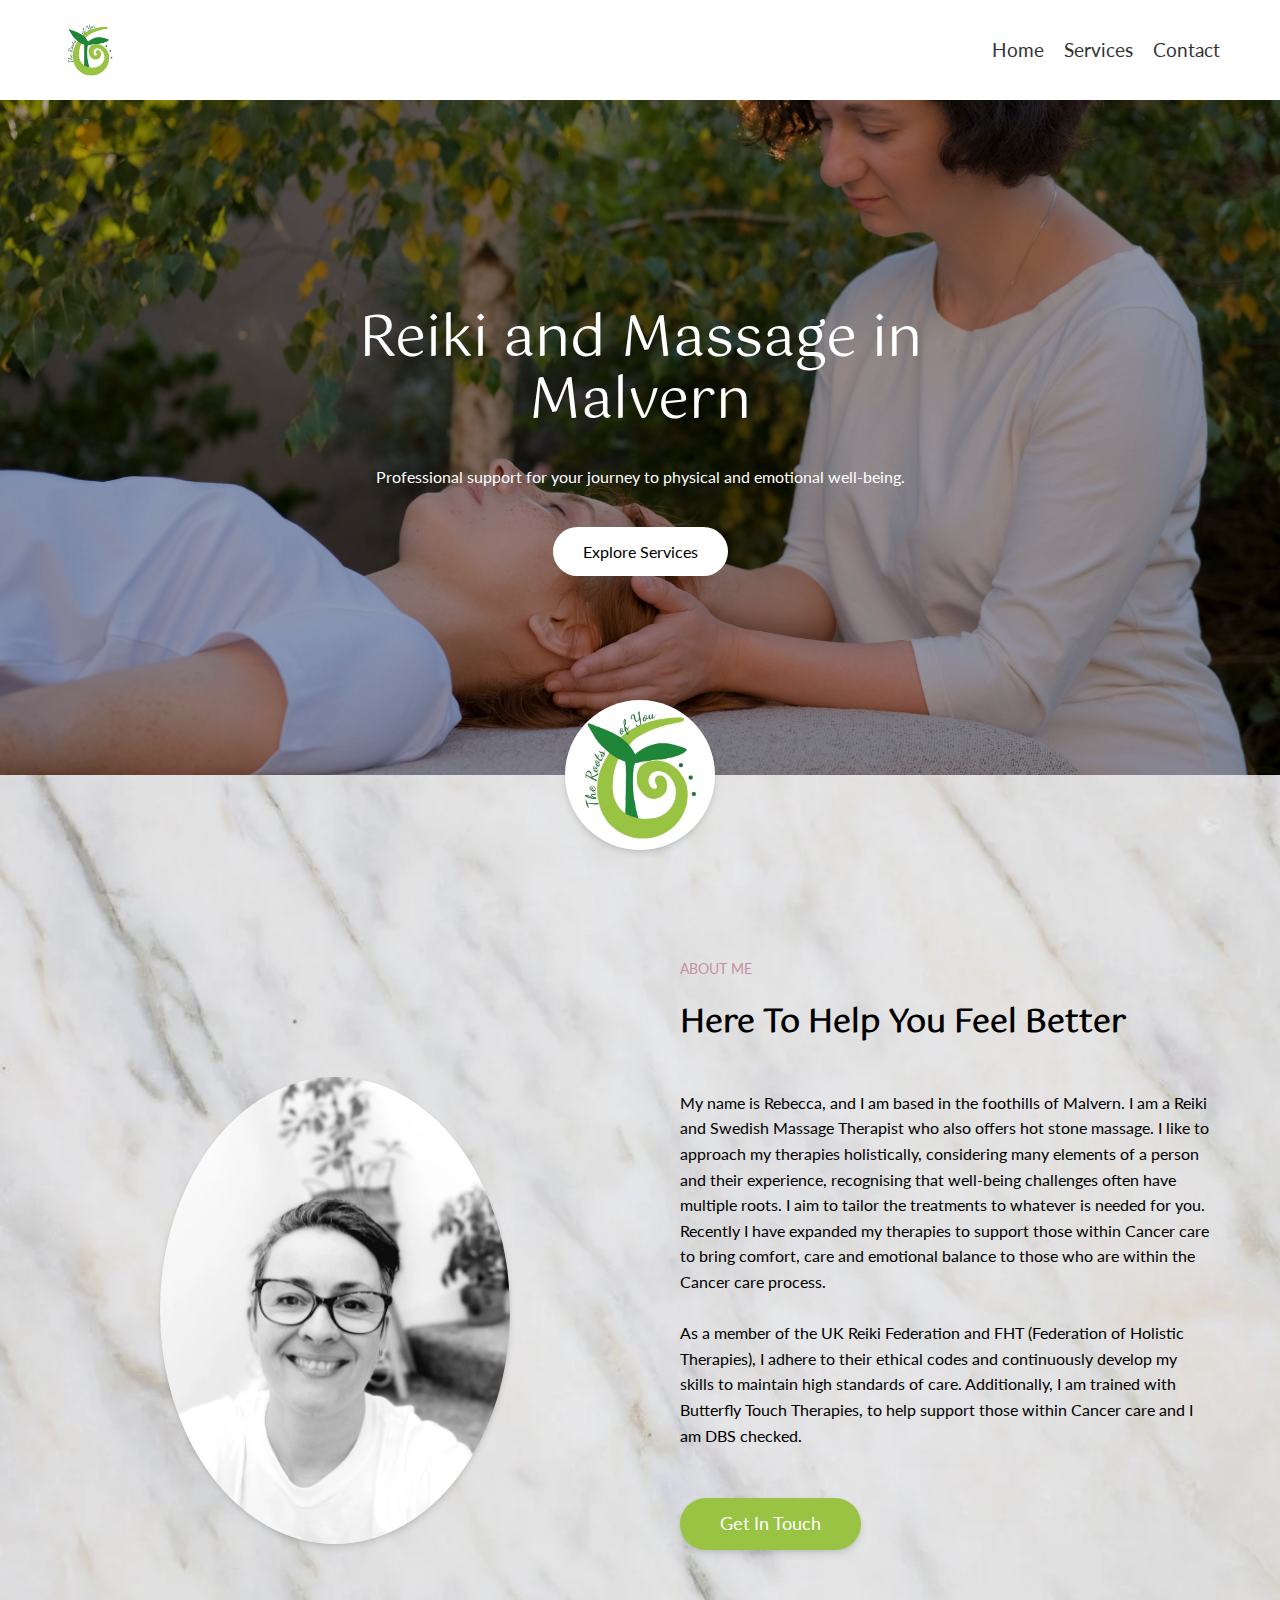
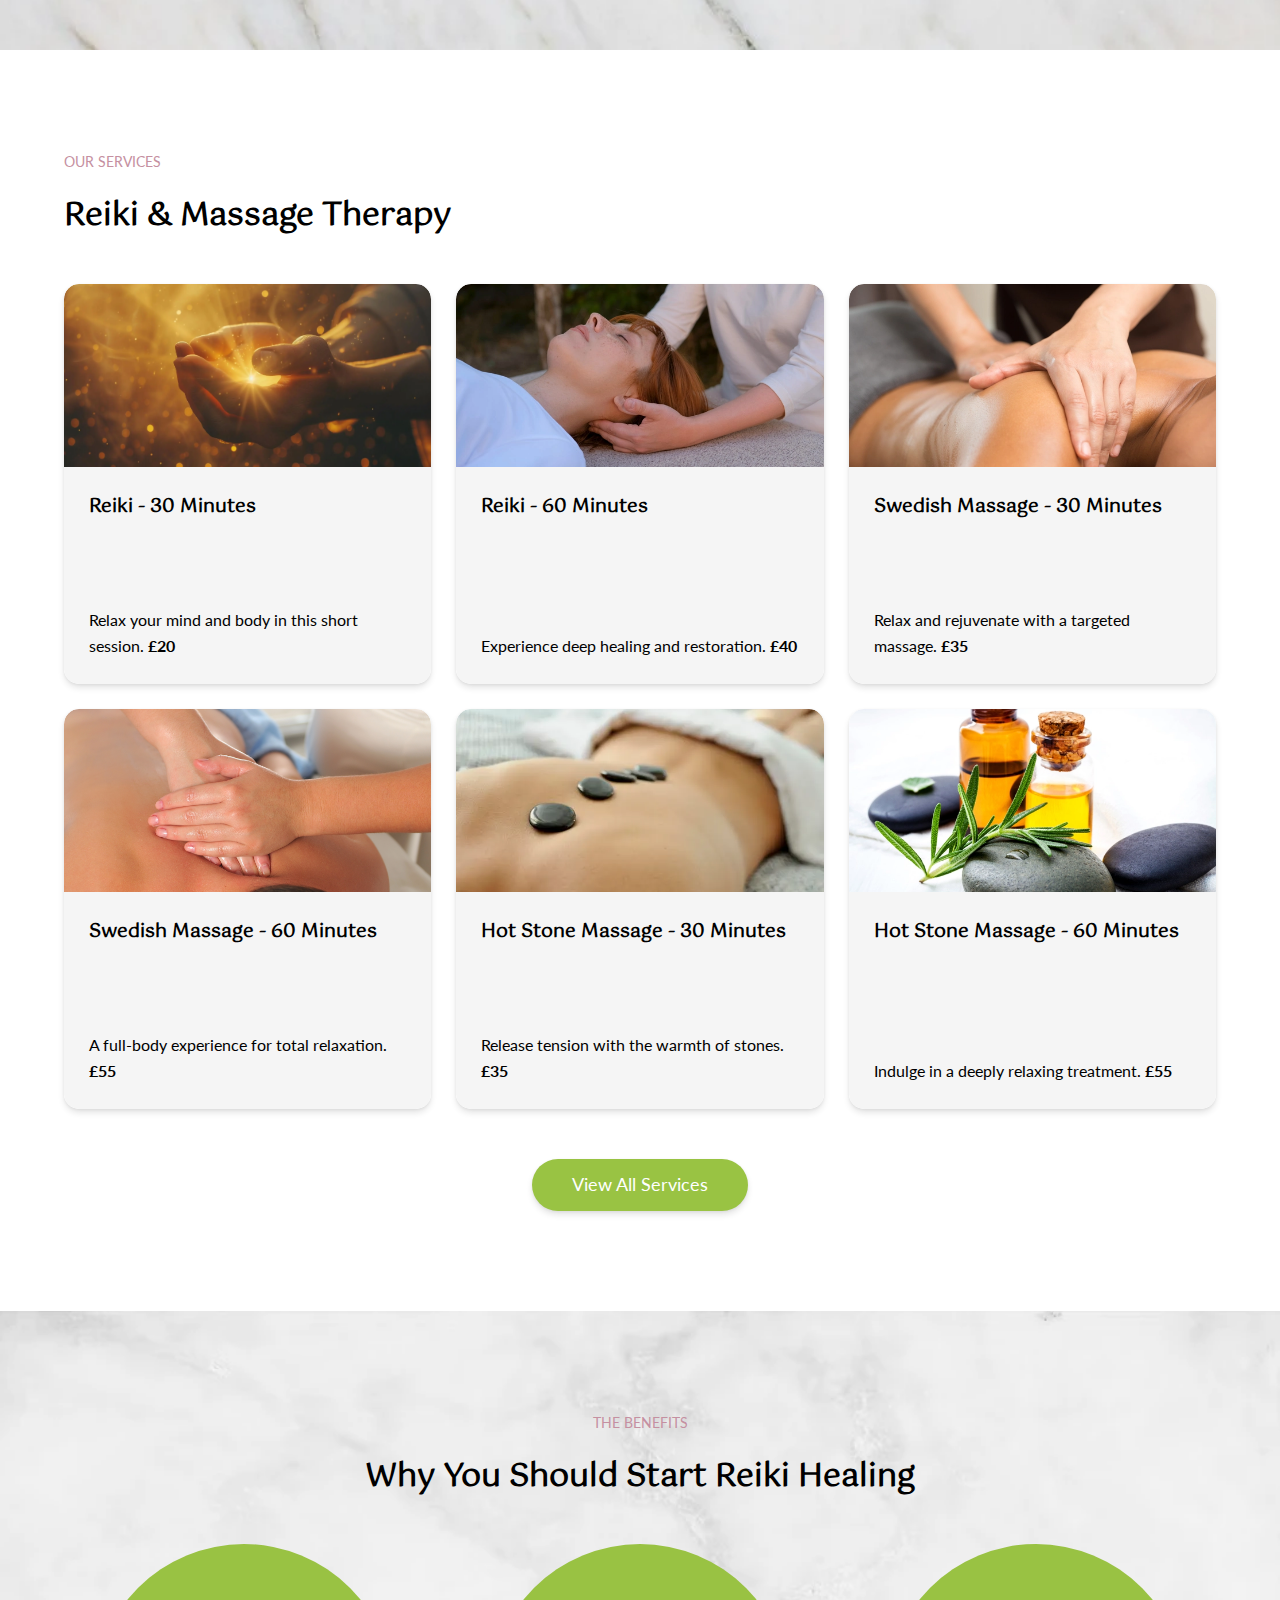
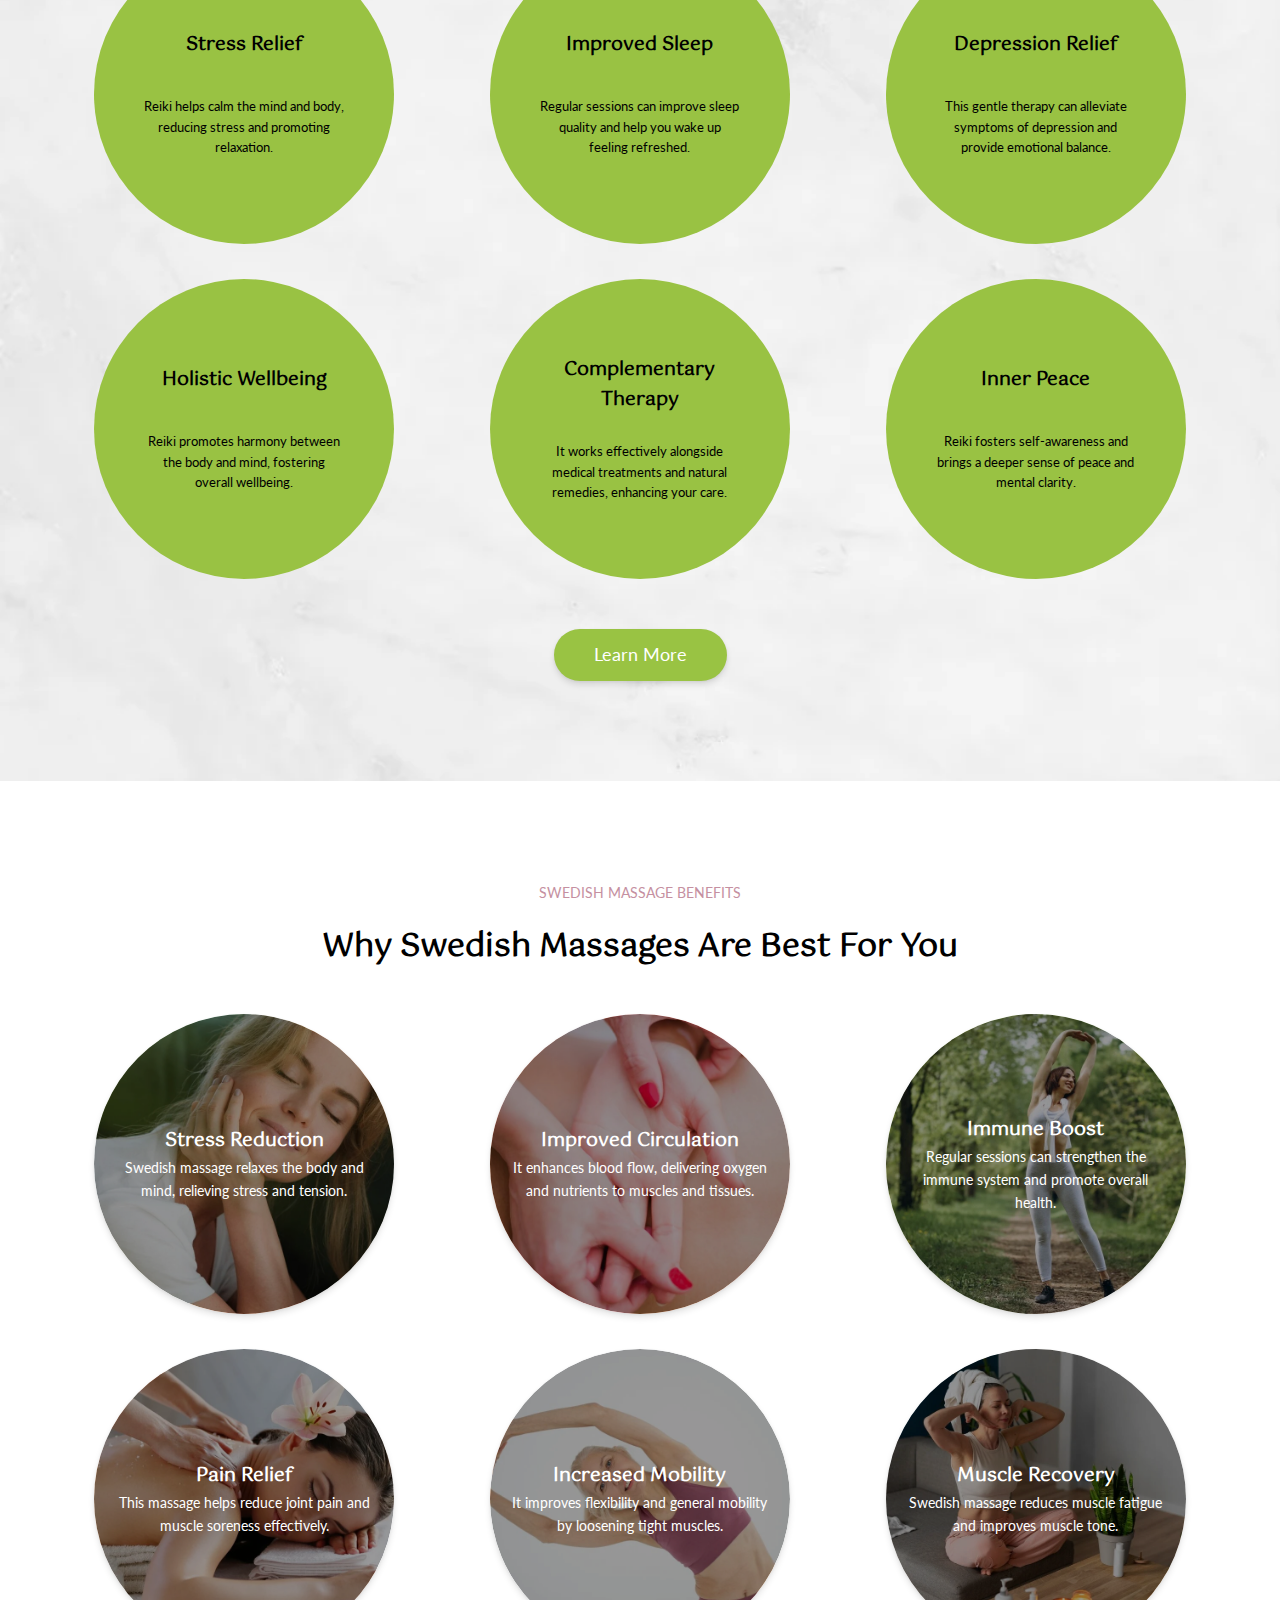
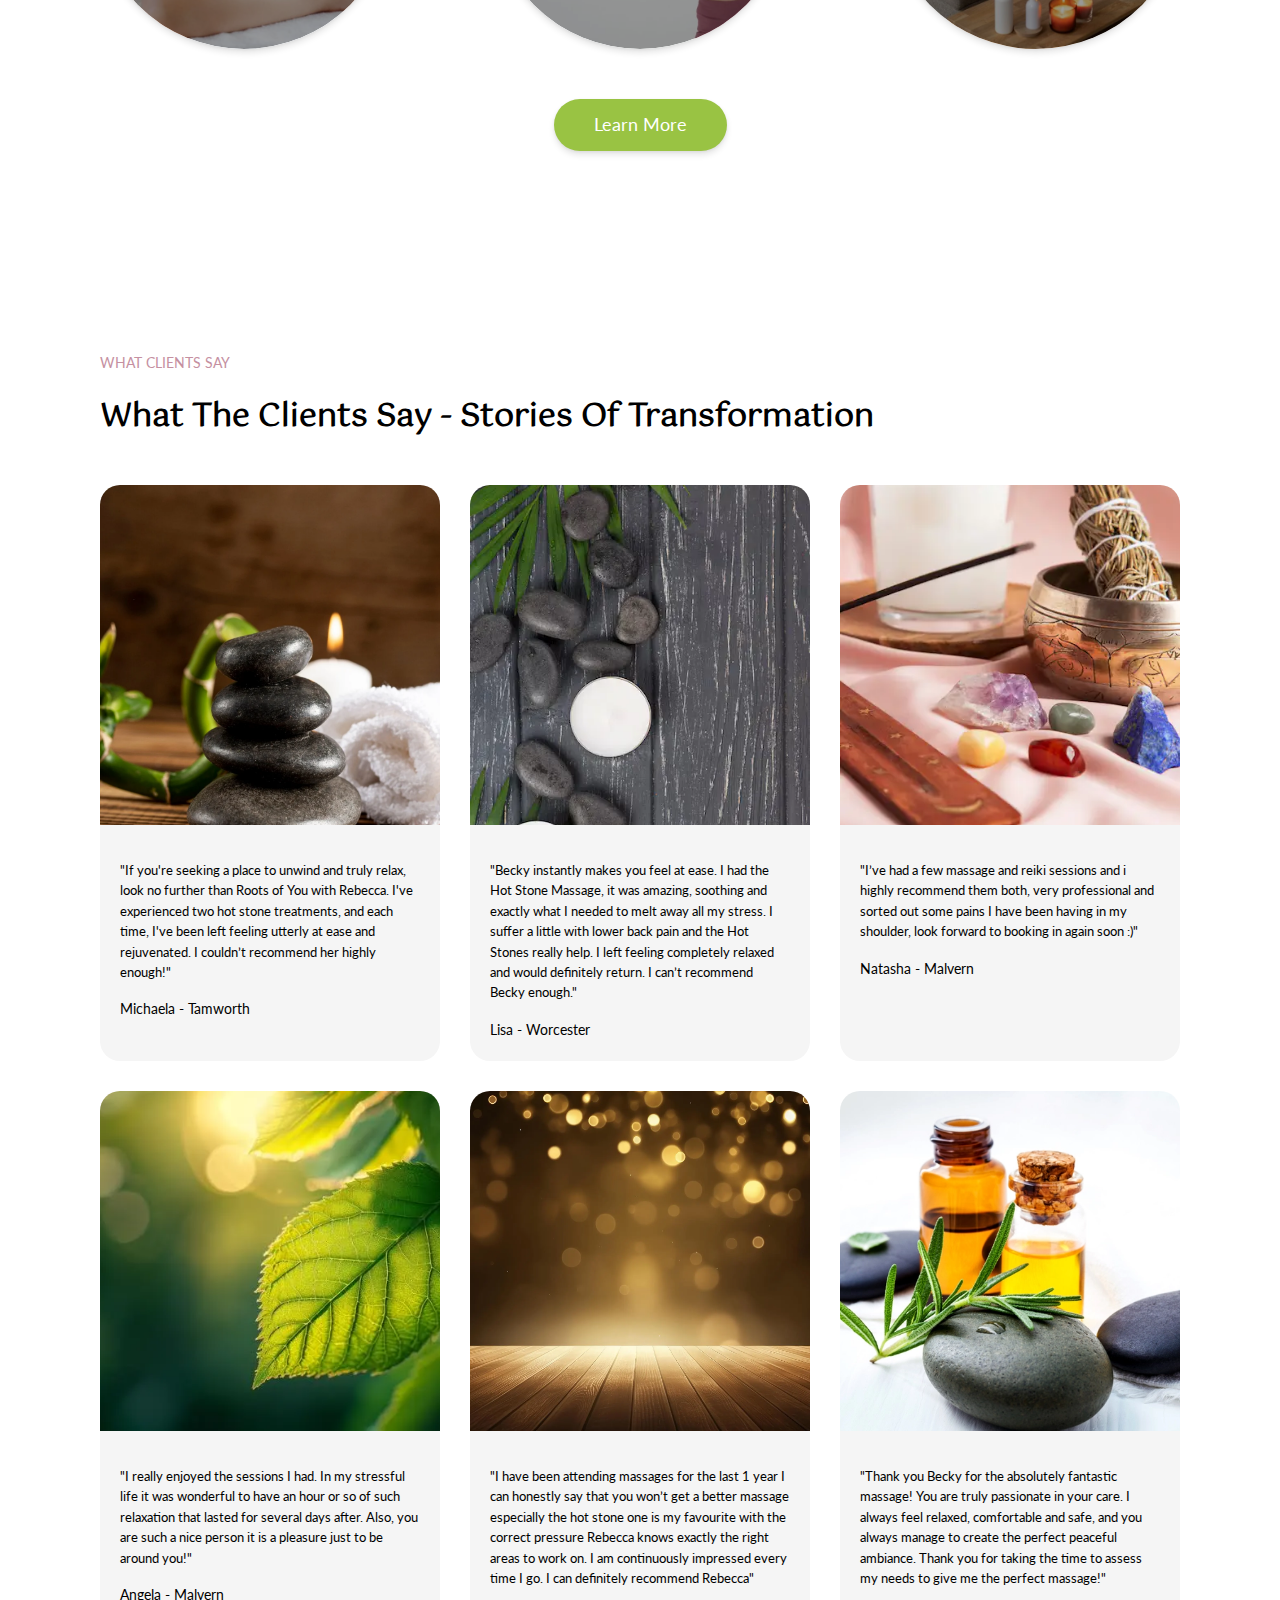
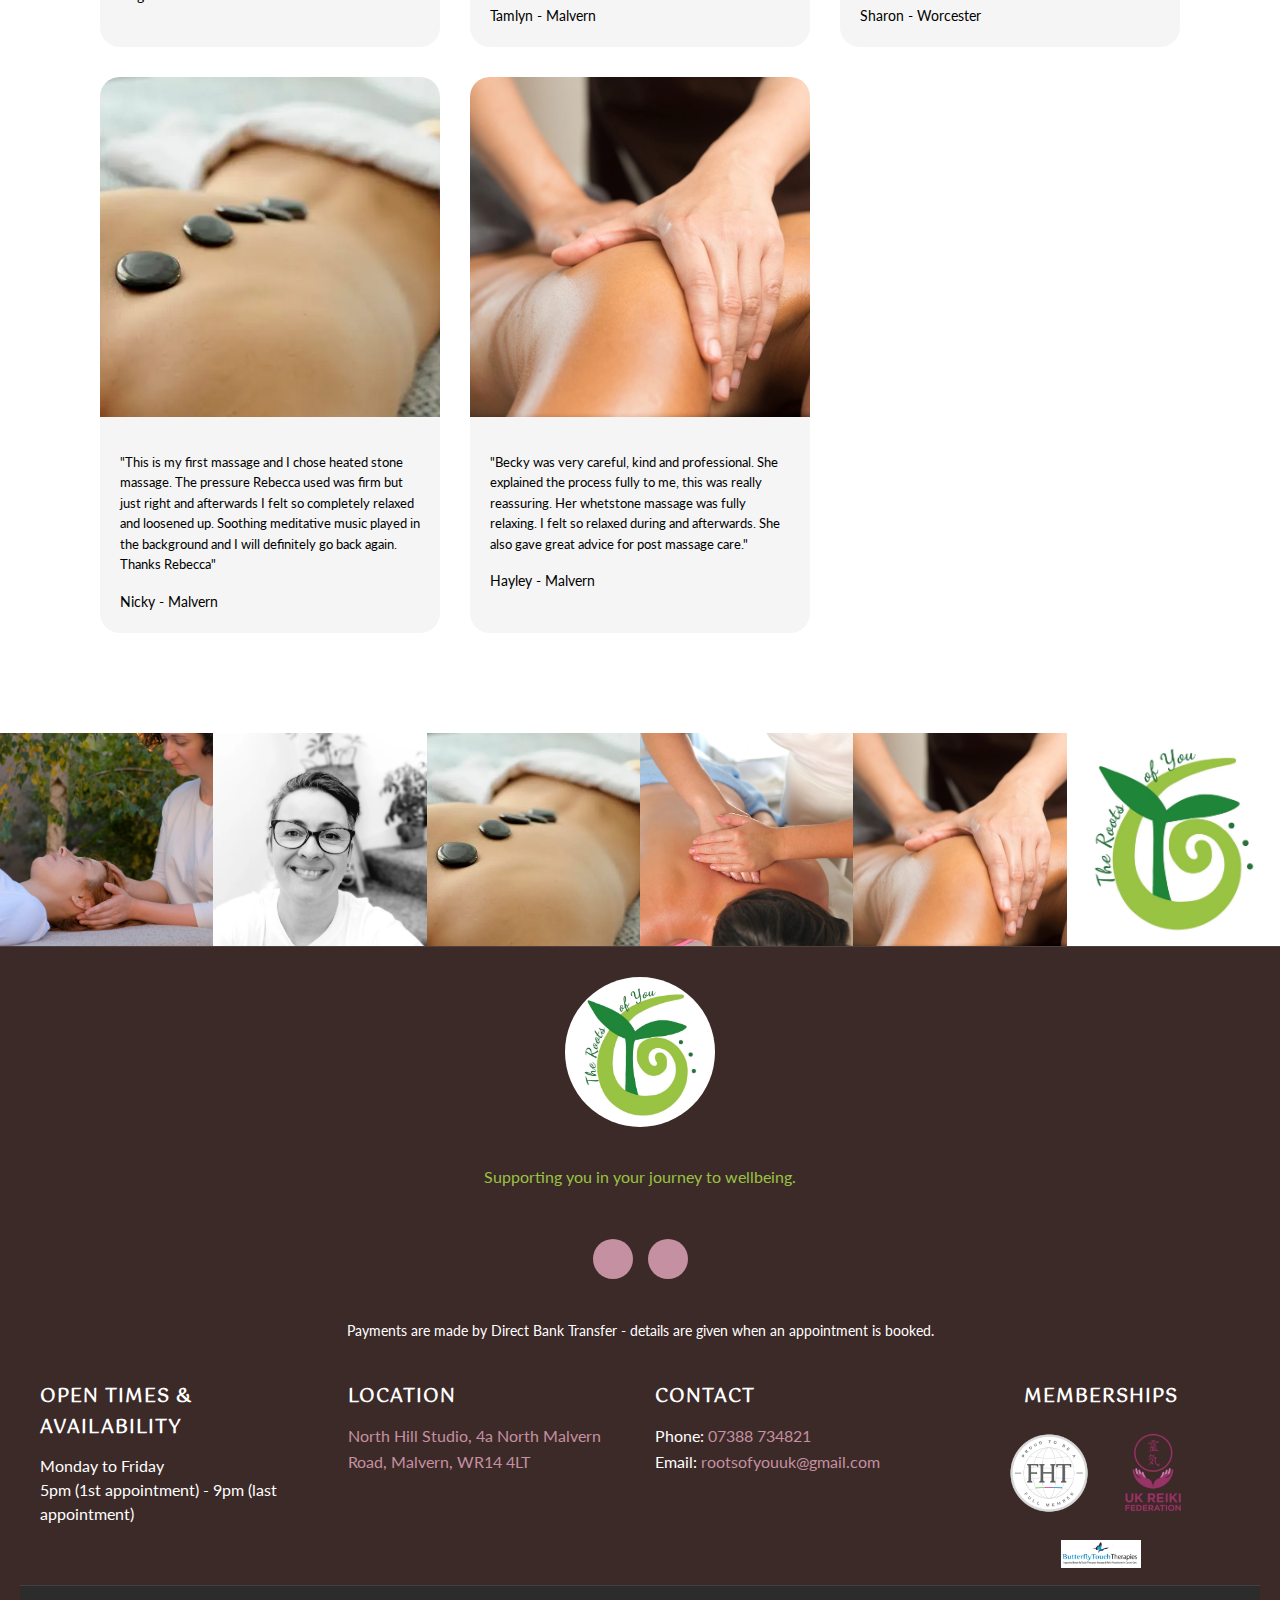
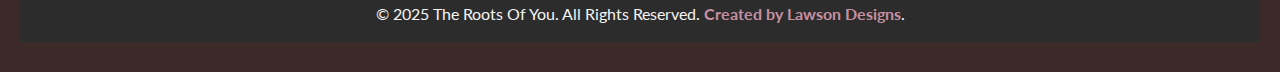
<file: index.html>
<!DOCTYPE html>
<html lang="en">
    <head>
        <meta charset="UTF-8">
        <meta name="viewport" content="width=device-width, initial-scale=1">
        <title>Reiki and Massage in Malvern - The Roots of You</title>
        <meta name="description" content="Discover professional Reiki and Swedish massage in Malvern to enhance your physical and emotional well-being. Book a session today!">
        <meta name="keywords" content="Reiki Malvern, Swedish Massage Malvern, Reiki Healing, Hot Stone Massage, Well-being Services">
        <meta name="author" content="The Roots Of You">
        <meta name="robots" content="index, follow">
        <link rel="canonical" href="https://rootsofyouuk.co.uk/">
        <link rel="preconnect" href="https://fonts.googleapis.com">
<link rel="preconnect" href="https://fonts.gstatic.com" crossorigin>
<link href="https://fonts.googleapis.com/css2?family=Gotu&family=Lato:ital,wght@0,100;0,300;0,400;0,700;0,900;1,100;1,300;1,400;1,700;1,900&display=swap" rel="stylesheet">
        <link rel="stylesheet" href="style.css">
        <link rel='stylesheet' href='https://cdn-uicons.flaticon.com/2.6.0/uicons-solid-straight/css/uicons-solid-straight.css'>
        <link rel='stylesheet' href='https://cdn-uicons.flaticon.com/2.6.0/uicons-brands/css/uicons-brands.css'>
        <link rel='stylesheet' href='https://cdn-uicons.flaticon.com/2.6.0/uicons-thin-rounded/css/uicons-thin-rounded.css'>
        <link rel="apple-touch-icon" sizes="180x180" href="/apple-touch-icon.png">
<link rel="icon" type="image/png" sizes="32x32" href="/favicon-32x32.png">
<link rel="icon" type="image/png" sizes="16x16" href="/favicon-16x16.png">
<link rel="manifest" href="/site.webmanifest">
<link rel="shortcut icon" href="/favicon.ico" type="image/x-icon">

    </head>
    <body>
        <header class="header">
            <div class="logo">
              <a href="index.html"><img src="images/logo.jpg" alt="The Roots of You Logo - Reiki and Massage Therapy" /></a>
            </div>
            <nav class="nav">
              <ul class="nav-list">
                <li><a href="index.html">Home</a></li>
                <li><a href="services.html">Services</a></li>
                <li><a href="contact.html">Contact</a></li>
              </ul>
            </nav>
            <div class="hamburger" id="hamburger" aria-label="Open menu">
              <span></span>
              <span></span>
              <span></span>
            </div>
          </header>
          
          <!-- Mobile Menu -->
          <div class="mobile-menu" id="mobileMenu">
            <button class="close-btn" id="closeMenu" aria-label="Close menu">&times;</button>
            <ul>
              <li><a href="index.html">Home</a></li>
              <li><a href="services.html">Services</a></li>
              <li><a href="contact.html">Contact</a></li>
            </ul>
          </div>
          
          <!-- Overlay to hide page content -->
          <div class="overlay" id="overlay"></div>
          
        <main>
            <section class="hero" id="home">
                <div class="hero-content">
                    <div class="hero-heading">
                        <h1>Reiki and Massage in Malvern</h1>
                    </div>
                    <div class="hero-sub">
                        <p>Professional support for your journey to physical and emotional well-being.</p>
                        <a href="#services" class="hero-btn">Explore Services</a>
                    </div>
                </div>
            </section>

            <div id="marble-background">
                <section class="logo-divider">
                    <img src="images/logo.jpg" class="logo-div" alt="The Root Of You Logo">
                </section>
    
                <section class="about-container" id="about">
                    <div class="about-img">
                        <img src="images/about-me.webp" alt="Rebecca Jeynes - Reiki and Massage Therapist">
                    </div>
                    <div class="about-content">
                        <p class="prefix">About Me</p>
                        <h2>Here to help you feel better</h2>
                        <p>My name is Rebecca, and I am based in the foothills of Malvern. I am a Reiki and Swedish Massage Therapist who also offers hot stone massage. I like to approach my therapies holistically, considering many elements of a person and their experience, recognising that well-being challenges often have multiple roots. I aim to tailor the treatments to whatever is needed for you. Recently I have expanded my therapies to support those within Cancer care to bring comfort, care and emotional balance to those who are within the Cancer care process.</p>
                        <br>
                        <p>As a member of the UK Reiki Federation and FHT (Federation of Holistic Therapies), I adhere to their ethical codes and continuously develop my skills to maintain high standards of care. Additionally, I am  trained with Butterfly Touch Therapies, to help support those within Cancer care and I am DBS checked.</p>
                        <a href="contact.html" class="btn">Get In Touch</a>
                    </div>
                </section>
                
            </div>

            <section class="services-container" id="services">
                <div class="services-heading">
                    <p class="prefix">Our Services</p>
                    <h2>Reiki & Massage Therapy</h2>
                </div>
                <div class="services-box-container">
                    <div class="services-box">
                        <img src="images/reiki-30-mins.webp" alt="Reiki Healing - 30 minutes - £20">
                        <div class="services-box-content">
                            <h3>Reiki - 30 Minutes</h3>
                            <p>Relax your mind and body in this short session. <strong>£20</strong></p>
                        </div>
                    </div>
                    <div class="services-box">
                        <img src="images/reiki.webp" alt="Reiki Healing - 60 minutes - £40">
                        <div class="services-box-content">
                            <h3>Reiki - 60 Minutes</h3>
                            <p>Experience deep healing and restoration. <strong>£40</strong></p>
                        </div>
                    </div>
                    <div class="services-box">
                        <img src="images/shoulder massage.webp" alt="Swedish Massage - Half Body - £35">
                        <div class="services-box-content">
                            <h3>Swedish Massage - 30 Minutes</h3>
                            <p>Relax and rejuvenate with a targeted massage. <strong>£35</strong></p>
                        </div>
                    </div>
                    <div class="services-box">
                        <img src="images/massage to the scapula.webp" alt="Swedish Massage - Full Body - £55">
                        <div class="services-box-content">
                            <h3>Swedish Massage - 60 Minutes</h3>
                            <p>A full-body experience for total relaxation. <strong>£55</strong></p>
                        </div>
                    </div>
                    <div class="services-box">
                        <img src="images/hot-stone-massage.webp" alt="Hot Stone Massage - Half Body - £35">
                        <div class="services-box-content">
                            <h3>Hot Stone Massage - 30 Minutes</h3>
                            <p>Release tension with the warmth of stones. <strong>£35</strong></p>
                        </div>
                    </div>
                    <div class="services-box">
                        <img src="images/hot-stone-massage-2.webp" alt="Hot Stone Massage - Full Body - £55">
                        <div class="services-box-content">
                            <h3>Hot Stone Massage - 60 Minutes</h3>
                            <p>Indulge in a deeply relaxing treatment. <strong>£55</strong></p>
                        </div>
                    </div>
                </div>
                <div class="btn-container">
                    <a href="services.html" class="btn">View All Services</a>
                </div>
            </section>

            <section class="benefits-container">
                <div class="benefits-content">
                    <div class="benefits-heading">
                        <p class="prefix">The Benefits</p>
                        <h2>Why you should start reiki healing</h2>
                    </div>
                    <div class="benefits-box-container">
                        <div class="benefits-box">
                            <i class="fi fi-tr-heart-brain"></i>                          
                            <h3>Stress Relief</h3>
                            <p>Reiki helps calm the mind and body, reducing stress and promoting relaxation.</p>
                        </div>
                        <div class="benefits-box">
                            <i class="fi fi-tr-face-sleeping"></i>
                            <h3>Improved Sleep</h3>
                            <p>Regular sessions can improve sleep quality and help you wake up feeling refreshed.</p>
                        </div>
                        <div class="benefits-box">
                            <i class="fi fi-tr-ribbon"></i>
                            <h3>Depression Relief</h3>
                            <p>This gentle therapy can alleviate symptoms of depression and provide emotional balance.</p>
                        </div>
                        <div class="benefits-box">
                            <i class="fi fi-tr-hands-brain"></i>
                            <h3>Holistic Wellbeing</h3>
                            <p>Reiki promotes harmony between the body and mind, fostering overall wellbeing.</p>
                        </div>
                        <div class="benefits-box">
                            <i class="fi fi-tr-meeting-alt"></i>
                            <h3>Complementary Therapy</h3>
                            <p>It works effectively alongside medical treatments and natural remedies, enhancing your care.</p>
                        </div>
                        <div class="benefits-box">
                            <i class="fi fi-tr-olive-branch-dove"></i>
                            <h3>Inner Peace</h3>
                            <p>Reiki fosters self-awareness and brings a deeper sense of peace and mental clarity.</p>
                        </div>
                    </div>
                    <div class="btn-container">
                        <a href="https://www.reikifed.co.uk/reiki-info/your-reiki-journey/" class="btn" target="_blank">Learn More</a>
                    </div>
                </div>
            </section>

            <section class="massage-benefits-container">
                <div class="massage-benefits-content">
                    <div class="massage-benefits-heading">
                        <p class="prefix">Swedish Massage Benefits</p>
                        <h2>Why Swedish Massages Are Best For You</h2>
                    </div>
                    <div class="massage-box-container">
                        <div class="massage-box" style="background-image: url('images/stress-reduction.webp');">
                            <h3>Stress Reduction</h3>
                            <p>Swedish massage relaxes the body and mind, relieving stress and tension.</p>
                        </div>
                        <div class="massage-box" style="background-image: url('images/improved-circulation.webp');">
                            <h3>Improved Circulation</h3>
                            <p>It enhances blood flow, delivering oxygen and nutrients to muscles and tissues.</p>
                        </div>
                        <div class="massage-box" style="background-image: url('images/immune-boost.webp');">
                            <h3>Immune Boost</h3>
                            <p>Regular sessions can strengthen the immune system and promote overall health.</p>
                        </div>
                        <div class="massage-box" style="background-image: url('images/pain-relief.webp');">
                            <h3>Pain Relief</h3>
                            <p>This massage helps reduce joint pain and muscle soreness effectively.</p>
                        </div>
                        <div class="massage-box" style="background-image: url('images/increased-mobility.webp');">
                            <h3>Increased Mobility</h3>
                            <p>It improves flexibility and general mobility by loosening tight muscles.</p>
                        </div>
                        <div class="massage-box" style="background-image: url('images/muscle-recovery.webp');">
                            <h3>Muscle Recovery</h3>
                            <p>Swedish massage reduces muscle fatigue and improves muscle tone.</p>
                        </div>
                    </div>
                    <div class="btn-container">
                        <a href="https://www.fht.org.uk/therapies/body-massage#:~:text=Massage%20involves%20working%20the%20soft,the%20rehabilitation%20of%20muscular%20injuries" class="btn" target="_blank">Learn More</a>
                    </div>
                </div>
            </section>

            <section class="review-container">
                <div class="review-heading">
                    <p class="prefix">What Clients Say</p>
                    <h2>What the clients say - stories of transformation</h2>
                </div>
                <div class="review-box-container">
                    <div class="review-box">
                        <img src="images/hot-stones.webp" alt="The Roots Of You - What Our Client Say - Reviews">
                        <div class="review-box-content">
                            <p>"If you're seeking a place to unwind and truly relax, look no further than Roots of You with Rebecca. I've experienced two hot stone treatments, and each time, I've been left feeling utterly at ease and rejuvenated. I couldn’t recommend her highly enough!"</p>
                            <p class="client">Michaela - Tamworth</p>
                        </div>
                    </div>
                    <div class="review-box">
                        <img src="images/hot-stones-2.webp" alt="The Roots Of You - What Our Client Say - Reviews">
                        <div class="review-box-content">
                            <p>"Becky instantly makes you feel at ease.
                                I had the Hot Stone Massage, it was amazing, soothing and exactly what I needed to melt away all my stress.
                                I suffer a little with lower back pain and the Hot Stones really help.
                                I left feeling completely relaxed and would definitely return. 
                                I can’t recommend Becky enough."</p>
                            <p class="client">Lisa - Worcester</p>
                        </div>
                    </div>
                    <div class="review-box">
                        <img src="images/reiki-review.webp" alt="The Roots Of You - What Our Client Say - Reviews">
                        <div class="review-box-content">
                            <p>"I’ve had a few massage and reiki sessions and i highly recommend them both, very professional and sorted
                                out some pains I have been having in my shoulder, look forward to booking in again soon :)"</p>
                            <p class="client">Natasha - Malvern</p>
                        </div>
                    </div>
                    <div class="review-box">
                        <img src="images/leaf-in-light.webp" alt="The Roots Of You - What Our Client Say - Reviews">
                        <div class="review-box-content">
                            <p>"I really enjoyed the sessions I had. In my stressful life it was wonderful to have an hour or so of
                                such relaxation that lasted for several days after. Also, you are such a nice person it is a pleasure
                                just to be around you!"</p>
                            <p class="client">Angela - Malvern</p>
                        </div>
                    </div>
                    <div class="review-box">
                        <img src="images/sparkles.webp" alt="The Roots Of You - What Our Client Say - Reviews">
                        <div class="review-box-content">
                            <p>"I have been attending massages for the last 1 year I can honestly say that you won’t get a better massage
                                especially the hot stone one is my favourite with the correct pressure Rebecca knows exactly the right areas
                                to work on. I am continuously impressed every time I go. I can definitely recommend Rebecca"</p>
                            <p class="client">Tamlyn - Malvern</p>
                        </div>
                    </div>
                    <div class="review-box">
                        <img src="images/hot-stone-massage-2.webp" alt="The Roots Of You - What Our Client Say - Reviews">
                        <div class="review-box-content">
                            <p>"Thank you Becky for the absolutely fantastic massage! You are truly passionate in your care. I
                                always feel relaxed, comfortable and safe, and you always manage to create the perfect peaceful
                                ambiance. Thank you for taking the time to assess my needs to give me the perfect massage!"</p>
                            <p class="client">Sharon - Worcester</p>
                        </div>
                    </div>
                    <div class="review-box">
                        <img src="images/hot-stone-massage.webp" alt="The Roots Of You - What Our Client Say - Reviews">
                        <div class="review-box-content">
                            <p>"This is my first massage and I chose heated stone massage. The pressure Rebecca used was firm but just
                                right and afterwards I felt so completely relaxed and loosened up. Soothing meditative music played in the
                                background and I will definitely go back again.
                                Thanks Rebecca"</p>
                            <p class="client">Nicky - Malvern</p>
                        </div>
                    </div>
                    <div class="review-box">
                        <img src="images/shoulder massage.webp" alt="The Roots Of You - What Our Client Say - Reviews">
                        <div class="review-box-content">
                            <p>"Becky was very careful, kind and professional. She explained the process fully to me, this was really
                                reassuring. Her whetstone massage was fully relaxing. I felt so relaxed during and afterwards. She also gave
                                great advice for post massage care."</p>
                            <p class="client">Hayley - Malvern</p>
                        </div>
                    </div>


                </div>
            </section>

            <section class="gallery-container">
                <div class="gallery-item">
                    <img src="images/hero.webp">
                </div>
                <div class="gallery-item">
                    <img src="images/about-me.webp">
                </div>
                <div class="gallery-item">
                    <img src="images/hot-stone-massage.webp">
                </div>
                <div class="gallery-item">
                    <img src="images/massage to the scapula.webp">
                </div>
                <div class="gallery-item">
                    <img src="images/shoulder massage.webp">
                </div>
                <div class="gallery-item">
                    <img src="images/logo.jpg">
                </div>
            </section>


        </main>

        <footer class="custom-footer">
            <div class="footer-heading">
                <img src="images/logo.jpg">
                <p>Supporting you in your journey to wellbeing.</p>
            </div>
            <div class="footer-container">
                <!-- Social Icons -->
                <div class="footer-social">
                    <a href="https://m.facebook.com/61559136754315/" target="_blank" aria-label="Facebook">
                        <i class="fi fi-brands-facebook"></i>
                    </a>
                    <a href="https://www.instagram.com/rootsofyouuk/" target="_blank" aria-label="Instagram">
                        <i class="fi fi-brands-instagram"></i>
                    </a>
                </div>
        
                <!-- Payments Information -->
                <div class="footer-payments">
                    <p>Payments are made by Direct Bank Transfer - details are given when an appointment is booked.</p>
                </div>
        
                <!-- Opening Times -->
                <div class="footer-hours">
                    <h3>Open Times & Availability</h3>
                    <p>Monday to Friday</p>
                    <p>5pm (1st appointment) - 9pm (last appointment)</p>
                </div>
        
                <!-- Location -->
                <div class="footer-location">
                    <h3>Location</h3>
                    <a href="https://www.google.com/maps/dir/51.4818048,0.114688/North+Hill+Studio,+4a+North+Malvern+Road,+Malvern,+WR14+4LT/@51.8418528,-3.6602648,7z/data=!3m1!4b1!4m9!4m8!1m1!4e1!1m5!1m1!1s0x4870f93658486b17:0xa4031e9f3eeee071!2m2!1d-2.3332111!2d52.1203454?entry=ttu&g_ep=EgoyMDI1MDMwMi4wIKXMDSoASAFQAw%3D%3D" target="_blank">
                        North Hill Studio, 4a North Malvern Road, Malvern, WR14 4LT
                    </a>
                </div>
        
                <!-- Contact Information -->
                <div class="footer-contact">
                    <h3>Contact</h3>
                    <p>Phone: <a href="tel:+447388734821">07388 734821</a></p>
                    <p>Email: <a href="mailto:rootsofyouuk@gmail.com">rootsofyouuk@gmail.com</a></p>
                </div>
        
                <!-- Membership Logos -->
                <div class="footer-membership">
                    <h3>Memberships</h3>
                    <img src="images/fht-membership.webp" alt="Membership Logo 1">
                    <img src="images/uk-reiki-federation.webp" alt="Uk Reiki Federation">
                    <img src="images/cancer-membership.webp" alt="Butterfly Touch Therapies">
                </div>
            </div>
            <footer class="copyright-section">
                <p>&copy; 2025 The Roots Of You. All Rights Reserved. 
                    <a href="https://lawsondesigns.net" target="_blank" rel="noopener noreferrer">Created by Lawson Designs</a>.
                </p>
            </footer>
            
        </footer>
        
        <script>
        const hamburger = document.getElementById('hamburger');
        const mobileMenu = document.getElementById('mobileMenu');
        const closeMenu = document.getElementById('closeMenu');
        const overlay = document.getElementById('overlay');

        hamburger.addEventListener('click', () => {
          mobileMenu.classList.add('open');
          overlay.classList.add('show');
          document.body.style.overflow = 'hidden';
        });

        closeMenu.addEventListener('click', () => {
          mobileMenu.classList.remove('open');
          overlay.classList.remove('show');
          document.body.style.overflow = 'auto';
        });

        overlay.addEventListener('click', () => {
          mobileMenu.classList.remove('open');
          overlay.classList.remove('show');
          document.body.style.overflow = 'auto';
        });
        </script>
    </body>
</html>
</file>
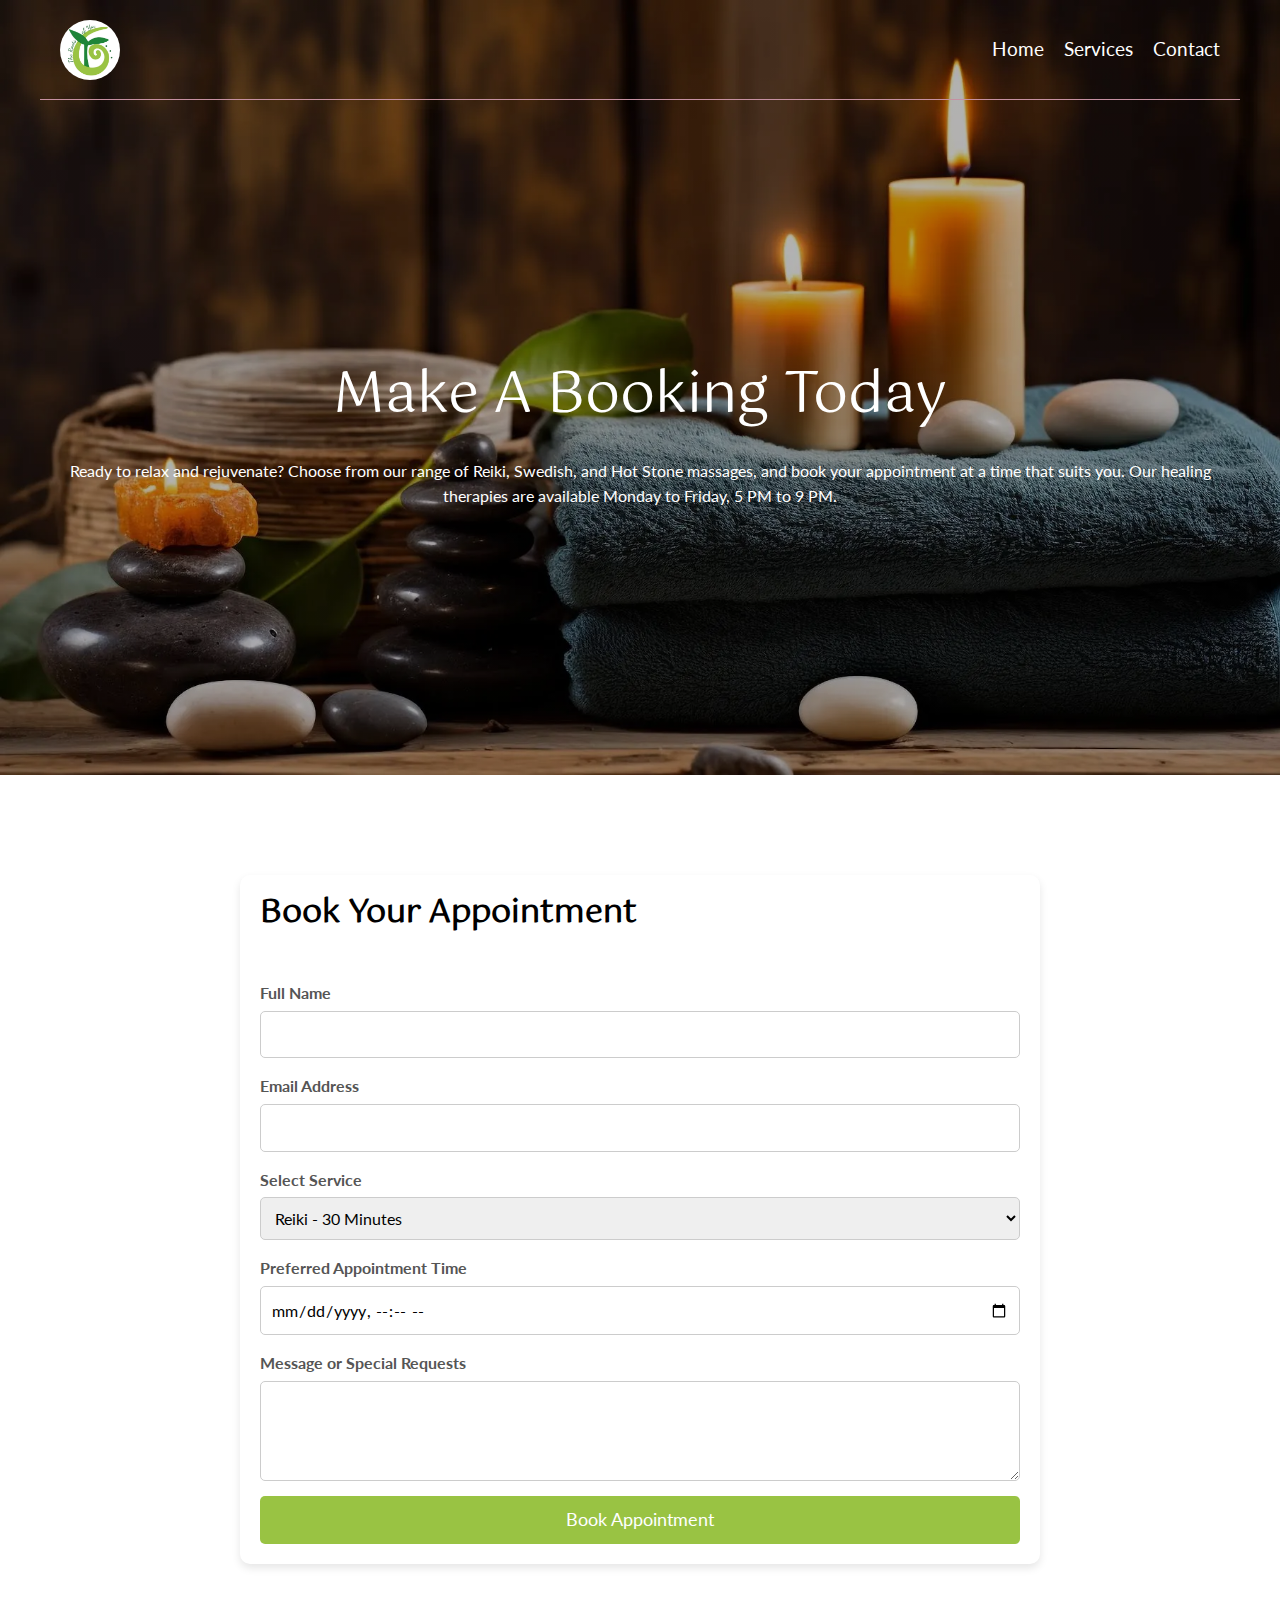
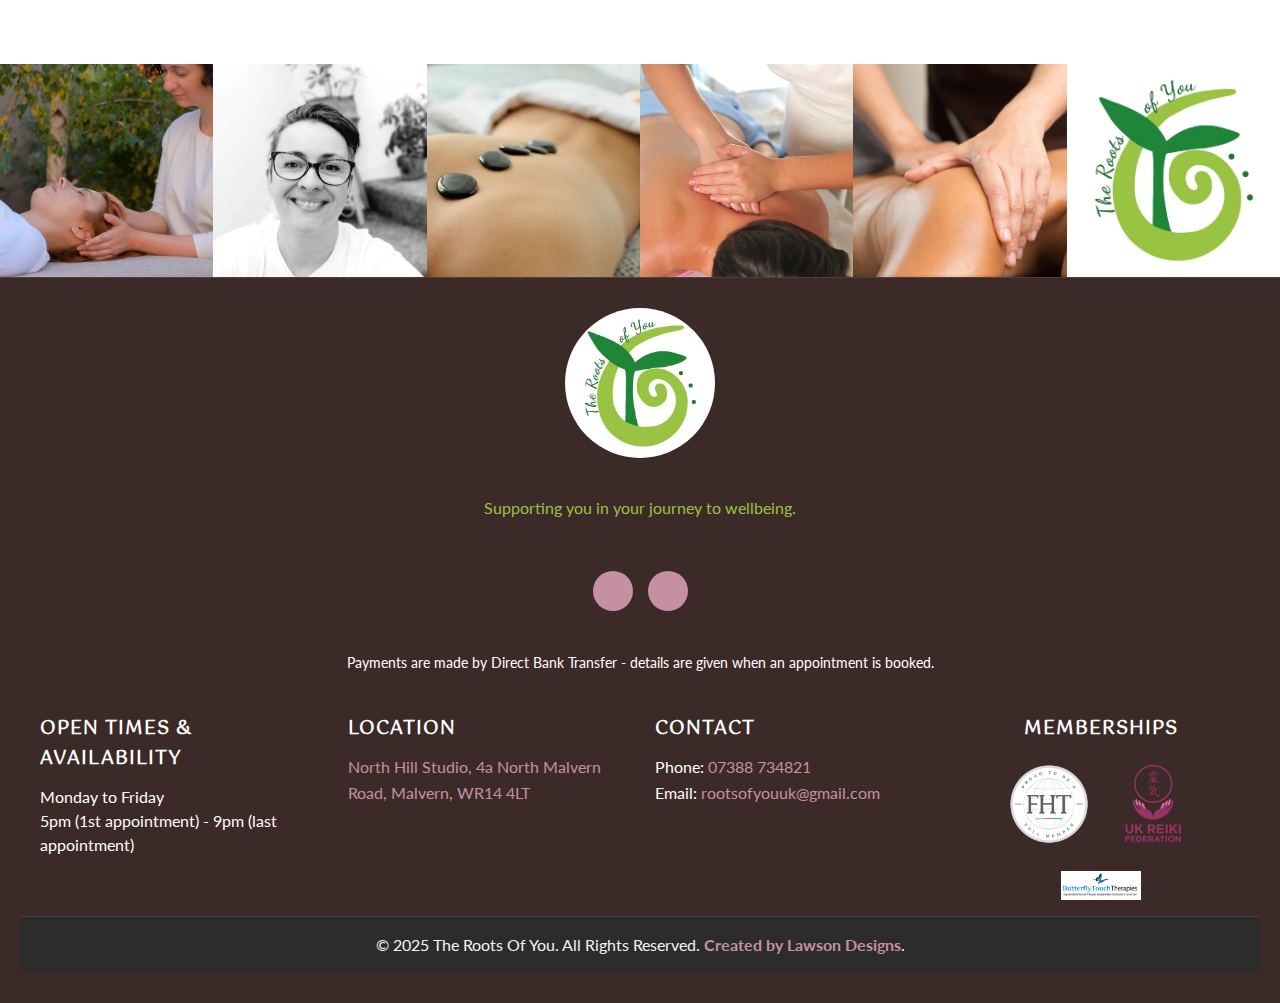
<file: contact.html>
<!DOCTYPE html>
<html lang="en">
    <head>
        <meta charset="UTF-8">
        <meta name="viewport" content="width=device-width, initial-scale=1">
        <title>Contact The Roots of You - Reiki & Massage Services in Malvern</title>
        <meta name="description" content="Get in touch with The Roots of You in Malvern for inquiries about Reiki, Swedish Massage, Hot Stone Massage, and other well-being services. Book your appointment today!">
        <meta name="keywords" content="Contact The Roots of You, Reiki Malvern, Swedish Massage Malvern, Hot Stone Massage, Well-being Services, Book Reiki Appointment, Massage Therapy Contact">
        <meta name="author" content="The Roots Of You">
        <meta name="robots" content="index, follow">
        <link rel="canonical" href="https://rootsofyouuk.co.uk/contact">
        <link rel="preconnect" href="https://fonts.googleapis.com">
        <link rel="preconnect" href="https://fonts.gstatic.com" crossorigin>
        <link href="https://fonts.googleapis.com/css2?family=Gotu&family=Lato:ital,wght@0,100;0,300;0,400;0,700;0,900;1,100;1,300;1,400;1,700;1,900&display=swap" rel="stylesheet">
        <link rel="stylesheet" href="style.css">
        <link rel='stylesheet' href='https://cdn-uicons.flaticon.com/2.6.0/uicons-solid-straight/css/uicons-solid-straight.css'>
        <link rel='stylesheet' href='https://cdn-uicons.flaticon.com/2.6.0/uicons-brands/css/uicons-brands.css'>
        <link rel='stylesheet' href='https://cdn-uicons.flaticon.com/2.6.0/uicons-thin-rounded/css/uicons-thin-rounded.css'>
        <link rel="apple-touch-icon" sizes="180x180" href="/apple-touch-icon.png">
<link rel="icon" type="image/png" sizes="32x32" href="/favicon-32x32.png">
<link rel="icon" type="image/png" sizes="16x16" href="/favicon-16x16.png">
<link rel="manifest" href="/site.webmanifest">
<link rel="shortcut icon" href="/favicon.ico" type="image/x-icon">

    </head>
    
    <body>

        <div class="services-background">
            <header class="header-2">
                <div class="logo">
                  <a href="index.html"><img src="images/logo.jpg" alt="The Roots of You Logo - Reiki and Massage Therapy" /></a>
                </div>
                <nav class="nav">
                  <ul class="nav-list-2">
                    <li><a href="index.html">Home</a></li>
                    <li><a href="services.html">Services</a></li>
                    <li><a href="contact.html">Contact</a></li>
                  </ul>
                </nav>
                <div class="hamburger" id="hamburger" aria-label="Open menu">
                  <span></span>
                  <span></span>
                  <span></span>
                </div>
              </header>
              
              <!-- Mobile Menu -->
              <div class="mobile-menu" id="mobileMenu">
                <button class="close-btn" id="closeMenu" aria-label="Close menu">&times;</button>
                <ul>
                  <li><a href="index.html">Home</a></li>
                  <li><a href="services.html">Services</a></li>
                  <li><a href="contact.html">Contact</a></li>
                </ul>
              </div>
              
              <!-- Overlay to hide page content -->
              <div class="overlay" id="overlay"></div>
    
            <div class="hero-services">
                <div class="hero-services-content">
                    <div class="hero-heading">
                        <h1>Make A Booking Today</h1>
                    </div>    
                    <p>Ready to relax and rejuvenate? Choose from our range of Reiki, Swedish, and Hot Stone massages, and book your appointment at a time that suits you. Our healing therapies are available Monday to Friday, 5 PM to 9 PM.</p>
    
                </div>
            </div>
        </div>
          
<main>

    <section class="booking-container">
        <div class="booking-content">
            <section class="booking-section">
                <h2>Book Your Appointment</h2>
                <form action="https://formspree.io/f/mldgjlrw" method="POST" class="booking-form">
                    <div class="form-group">
                        <label for="name">Full Name</label>
                        <input type="text" id="name" name="name" required>
                    </div>
        
                    <div class="form-group">
                        <label for="email">Email Address</label>
                        <input type="email" id="email" name="_replyto" required>
                    </div>
        
                    <div class="form-group">
                        <label for="service">Select Service</label>
                        <select id="service" name="service" required>
                            <option value="Reiki - 30 Minutes">Reiki - 30 Minutes</option>
                            <option value="Reiki - 60 Minutes">Reiki - 60 Minutes</option>
                            <option value="Reiki - 90 Minutes">Reiki - 90 Minutes</option>
                            <option value="Swedish Massage - 30 Minutes">Swedish Massage - 30 Minutes</option>
                            <option value="Swedish Massage - 60 Minutes">Swedish Massage - 60 Minutes</option>
                            <option value="Swedish Massage - 90 Minutes">Swedish Massage - 90 Minutes</option>
                            <option value="Hot Stone Massage - 30 Minutes">Hot Stone Massage - 30 Minutes</option>
                            <option value="Hot Stone Massage - 60 Minutes">Hot Stone Massage - 60 Minutes</option>
                            <option value="Hot Stone Massage - 90 Minutes">Hot Stone Massage - 90 Minutes</option>
                        </select>
                    </div>
        
                    <div class="form-group">
                        <label for="time">Preferred Appointment Time</label>
                        <input type="datetime-local" id="time" name="appointment_time" required>
                    </div>
        
                    <div class="form-group">
                        <label for="message">Message or Special Requests</label>
                        <textarea id="message" name="message"></textarea>
                    </div>
        
                    <div class="form-group">
                        <button type="submit">Book Appointment</button>
                    </div>
                </form>
            </section>
        
            <script>
                // JavaScript to restrict date and time selection
                document.querySelector('.booking-form').addEventListener('submit', function(event) {
                    const appointmentTime = document.getElementById('time').value;
                    const appointmentDate = new Date(appointmentTime);
                
                    // Get the day of the week (0=Sunday, 1=Monday, ..., 6=Saturday)
                    const dayOfWeek = appointmentDate.getDay();
                    const hourOfDay = appointmentDate.getHours();
                    
                    // Check if the day is Monday to Friday (1-5) and time is between 5 PM (17:00) and 9 PM (21:00)
                    if (dayOfWeek === 0 || dayOfWeek === 6) {
                        alert("Appointments are only available from Monday to Friday.");
                        event.preventDefault(); // Prevent form submission
                    } else if (hourOfDay < 17 || hourOfDay >= 21) {
                        alert("Appointments are only available between 5 PM and 9 PM.");
                        event.preventDefault(); // Prevent form submission
                    }
                });
                </script>
        </div>
    </section>

    <script src="script.js"></script>
            <section class="gallery-container">
                <div class="gallery-item">
                    <img src="images/hero.webp">
                </div>
                <div class="gallery-item">
                    <img src="images/about-me.webp">
                </div>
                <div class="gallery-item">
                    <img src="images/hot-stone-massage.webp">
                </div>
                <div class="gallery-item">
                    <img src="images/massage to the scapula.webp">
                </div>
                <div class="gallery-item">
                    <img src="images/shoulder massage.webp">
                </div>
                <div class="gallery-item">
                    <img src="images/logo.jpg">
                </div>
            </section>

        </main>

        <footer class="custom-footer">
            <div class="footer-heading">
                <img src="images/logo.jpg">
                <p>Supporting you in your journey to wellbeing.</p>
            </div>
            <div class="footer-container">
                <!-- Social Icons -->
                <div class="footer-social">
                    <a href="https://m.facebook.com/61559136754315/" target="_blank" aria-label="Facebook">
                        <i class="fi fi-brands-facebook"></i>
                    </a>
                    <a href="https://www.instagram.com/rootsofyouuk/" target="_blank" aria-label="Instagram">
                        <i class="fi fi-brands-instagram"></i>
                    </a>
                </div>
        
                <!-- Payments Information -->
                <div class="footer-payments">
                    <p>Payments are made by Direct Bank Transfer - details are given when an appointment is booked.</p>
                </div>
        
                <!-- Opening Times -->
                <div class="footer-hours">
                    <h3>Open Times & Availability</h3>
                    <p>Monday to Friday</p>
                    <p>5pm (1st appointment) - 9pm (last appointment)</p>
                </div>
        
                <!-- Location -->
                <div class="footer-location">
                    <h3>Location</h3>
                    <a href="https://www.google.com/maps/dir/51.4818048,0.114688/North+Hill+Studio,+4a+North+Malvern+Road,+Malvern,+WR14+4LT/@51.8418528,-3.6602648,7z/data=!3m1!4b1!4m9!4m8!1m1!4e1!1m5!1m1!1s0x4870f93658486b17:0xa4031e9f3eeee071!2m2!1d-2.3332111!2d52.1203454?entry=ttu&g_ep=EgoyMDI1MDMwMi4wIKXMDSoASAFQAw%3D%3D" target="_blank">
                        North Hill Studio, 4a North Malvern Road, Malvern, WR14 4LT
                    </a>
                </div>
        
                <!-- Contact Information -->
                <div class="footer-contact">
                    <h3>Contact</h3>
                    <p>Phone: <a href="tel:+447388734821">07388 734821</a></p>
                    <p>Email: <a href="mailto:rootsofyouuk@gmail.com">rootsofyouuk@gmail.com</a></p>
                </div>
        
                <!-- Membership Logos -->
                <div class="footer-membership">
                    <h3>Memberships</h3>
                    <img src="images/fht-membership.webp" alt="Membership Logo 1">
                    <img src="images/uk-reiki-federation.webp" alt="Uk Reiki Federation">
                    <img src="images/cancer-membership.webp" alt="Butterfly Touch Therapies">
                </div>
            </div>
            <footer class="copyright-section">
                <p>&copy; 2025 The Roots Of You. All Rights Reserved. 
                    <a href="https://lawsondesigns.net" target="_blank" rel="noopener noreferrer">Created by Lawson Designs</a>.
                </p>
            </footer>
            
        </footer>
        
        <script>
        const hamburger = document.getElementById('hamburger');
        const mobileMenu = document.getElementById('mobileMenu');
        const closeMenu = document.getElementById('closeMenu');
        const overlay = document.getElementById('overlay');

        hamburger.addEventListener('click', () => {
          mobileMenu.classList.add('open');
          overlay.classList.add('show');
          document.body.style.overflow = 'hidden';
        });

        closeMenu.addEventListener('click', () => {
          mobileMenu.classList.remove('open');
          overlay.classList.remove('show');
          document.body.style.overflow = 'auto';
        });

        overlay.addEventListener('click', () => {
          mobileMenu.classList.remove('open');
          overlay.classList.remove('show');
          document.body.style.overflow = 'auto';
        });
        </script>
    </body>
</html>
</file>
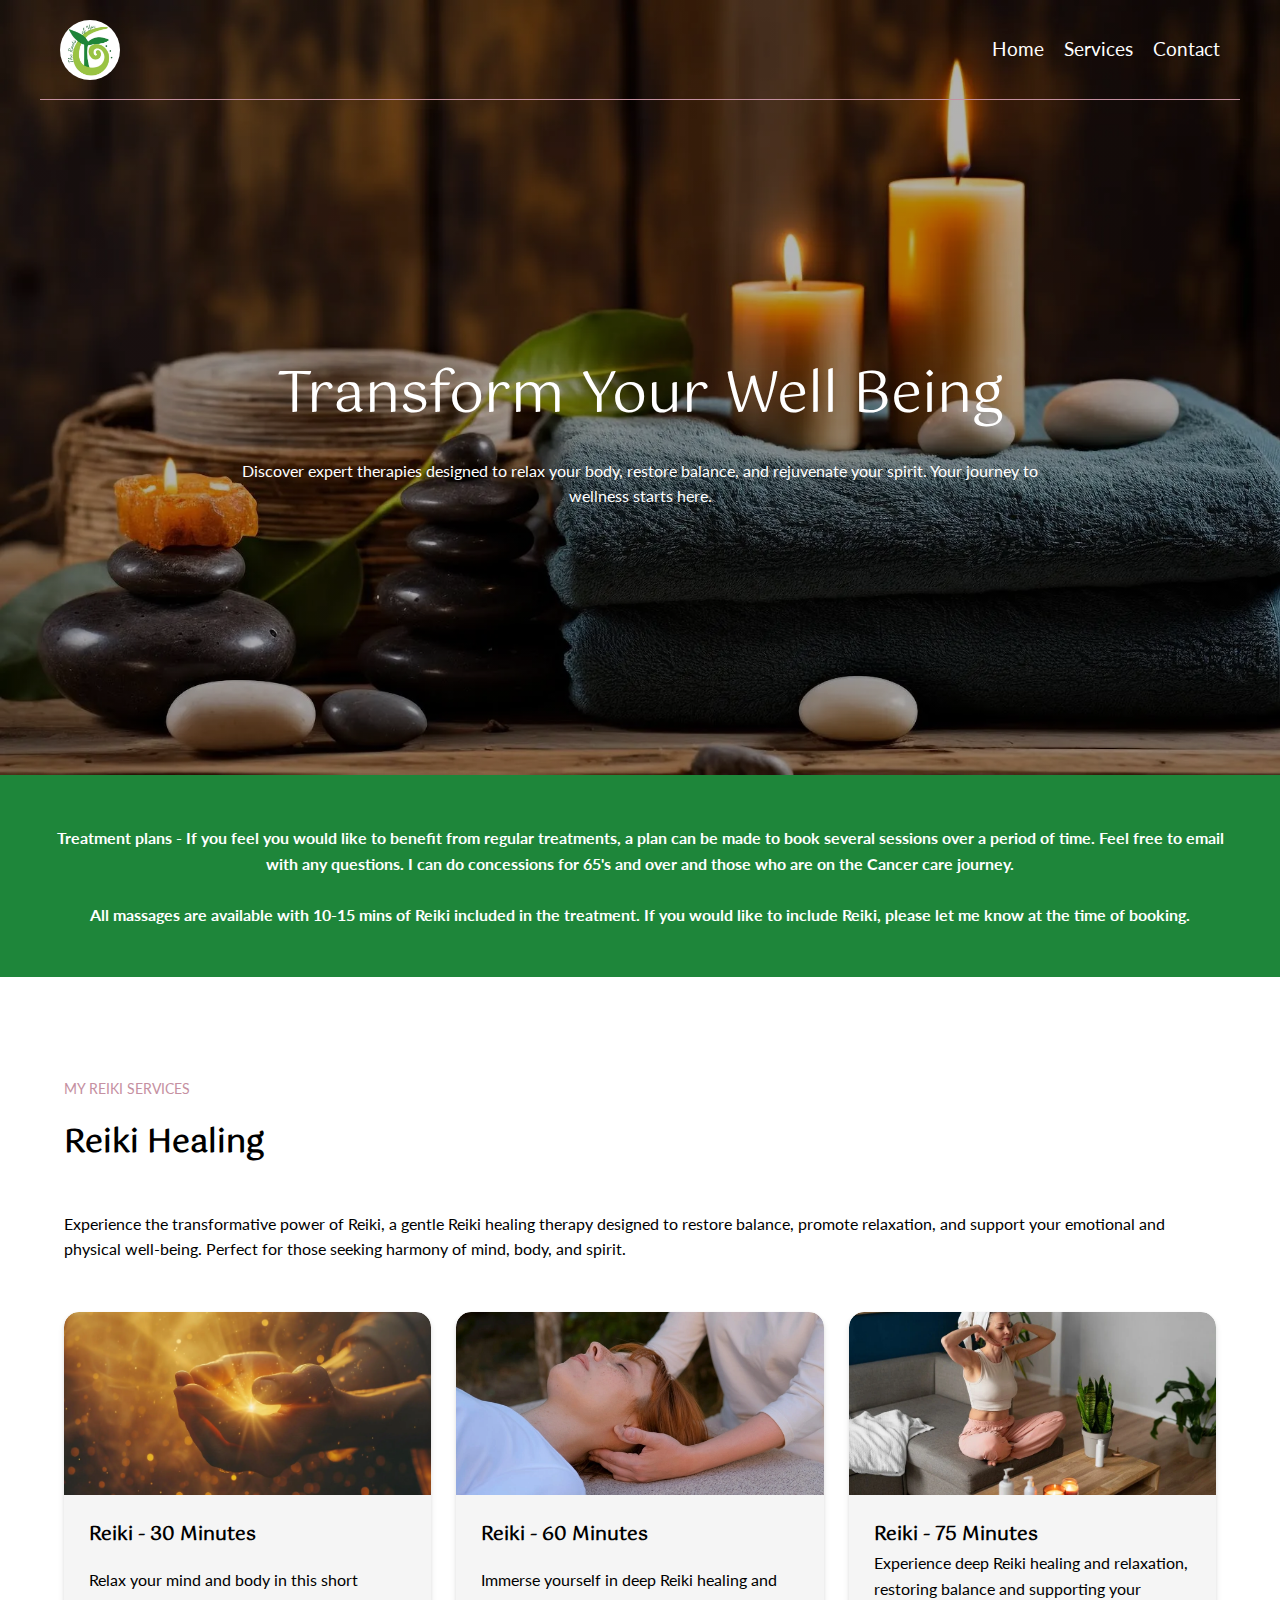
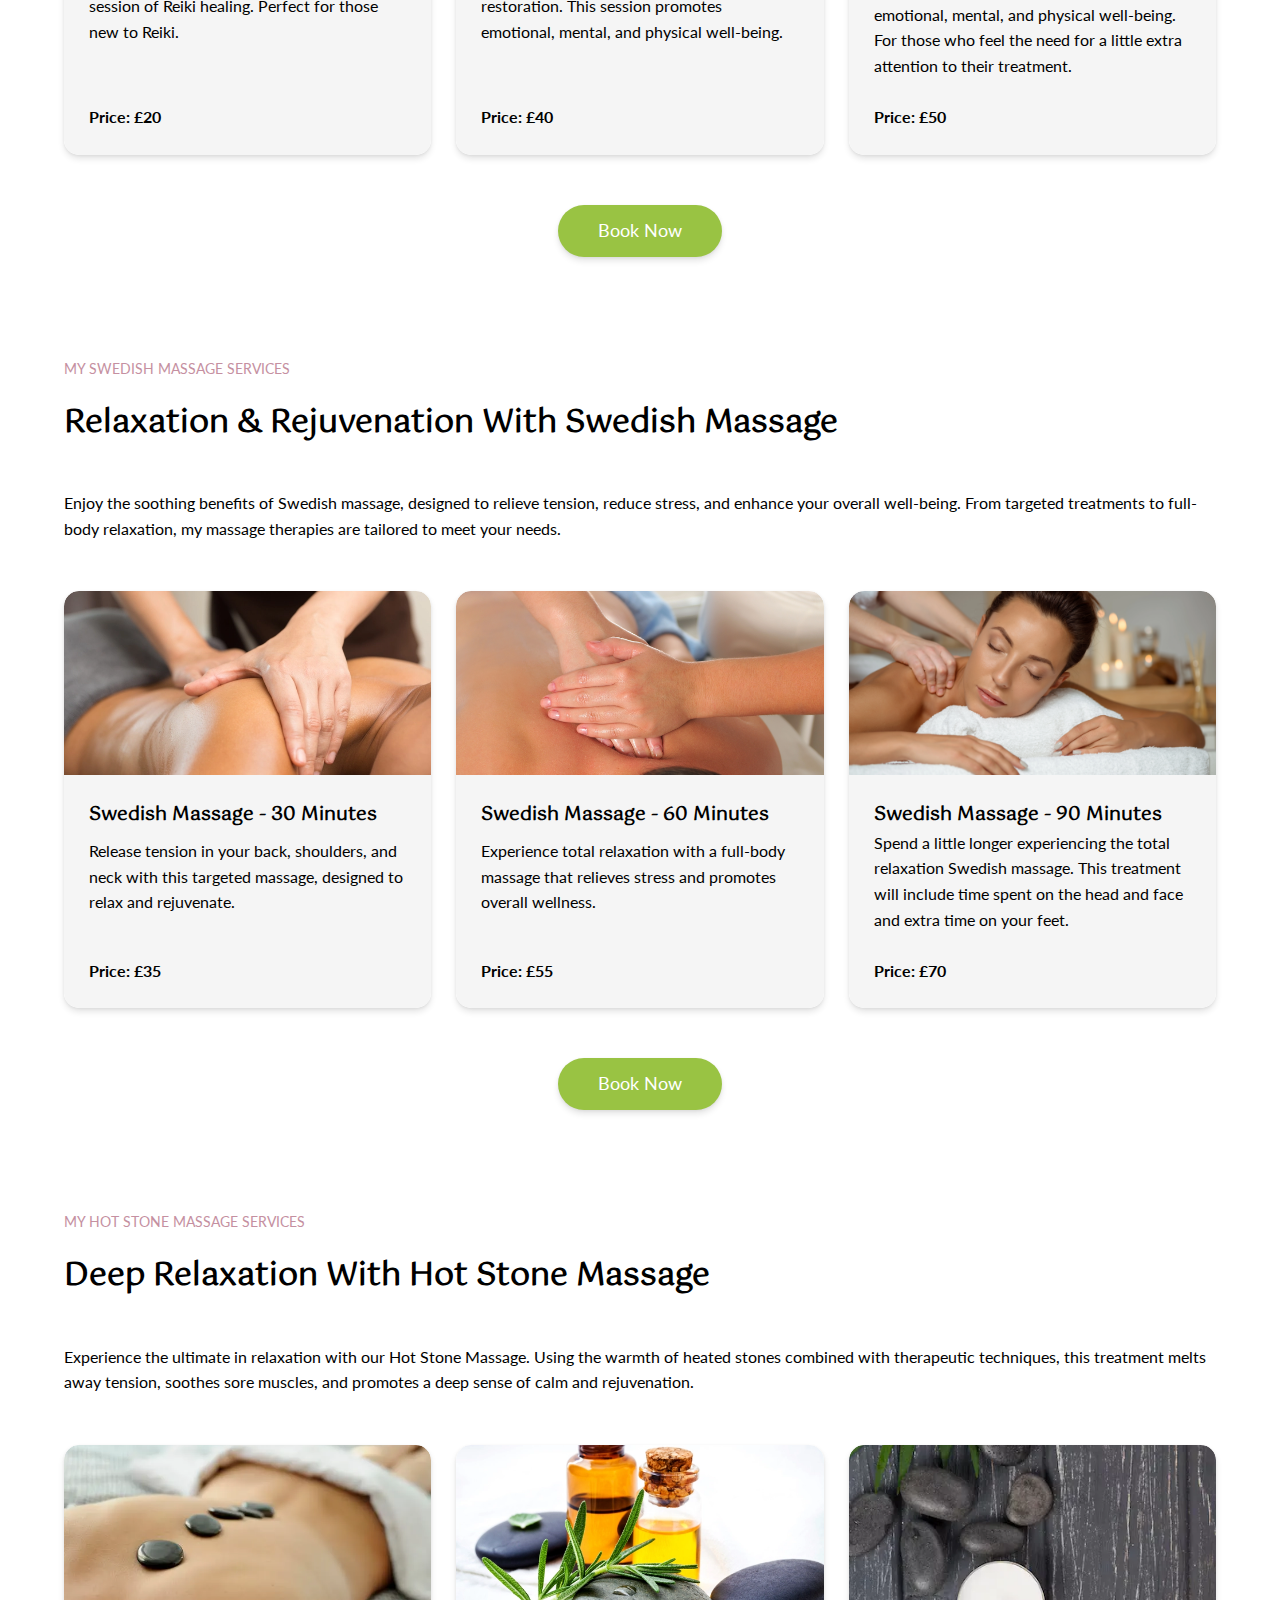
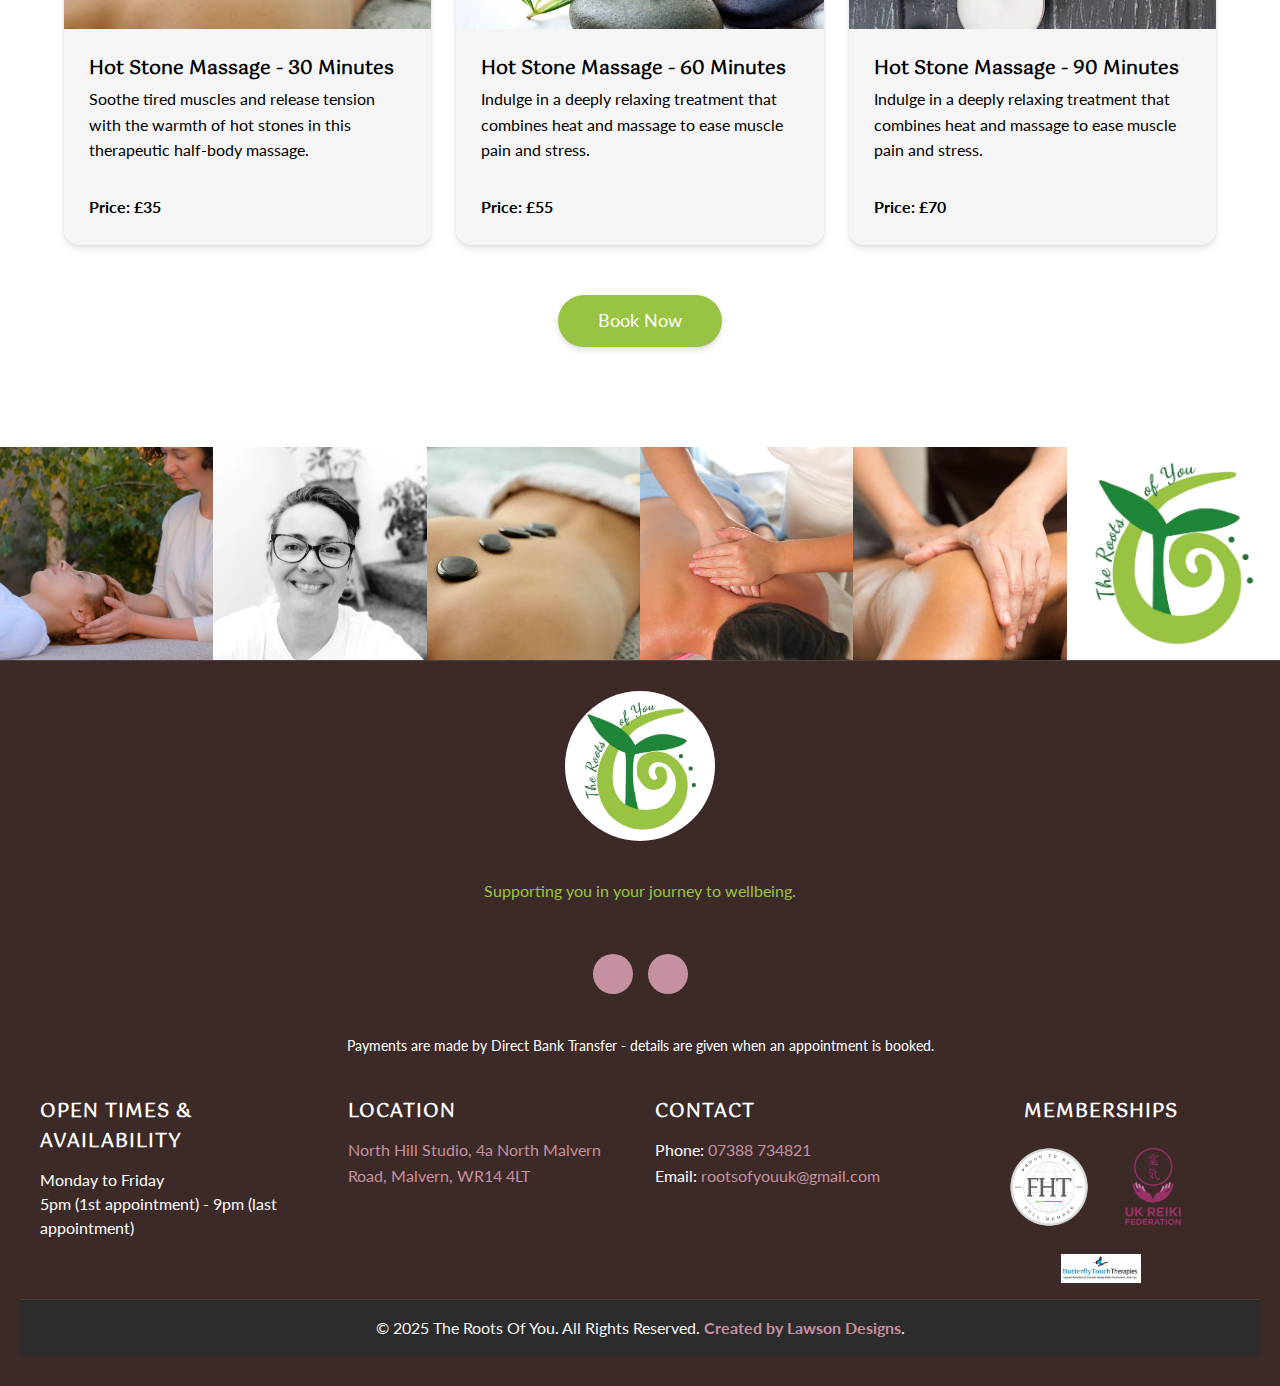
<file: services.html>
<!DOCTYPE html>
<html lang="en">
    <head>
        <meta charset="UTF-8">
        <meta name="viewport" content="width=device-width, initial-scale=1">
        <title>Expert Reiki and Massage Services in Malvern - The Roots of You</title>
        <meta name="description" content="Explore professional Reiki, Swedish massage, and Hot Stone Massage services in Malvern. Tailored to enhance your well-being. Book your healing session today at The Roots of You.">
        <meta name="keywords" content="Reiki Malvern, Swedish Massage Malvern, Hot Stone Massage Malvern, Well-being Services, Relaxation, Healing Therapy">
        <meta name="author" content="The Roots Of You">
        <meta name="robots" content="index, follow">
        <link rel="canonical" href="https://rootsofyouuk.co.uk/services">
        <link rel="preconnect" href="https://fonts.googleapis.com">
        <link rel="preconnect" href="https://fonts.gstatic.com" crossorigin>
        <link href="https://fonts.googleapis.com/css2?family=Gotu&family=Lato:ital,wght@0,100;0,300;0,400;0,700;0,900;1,100;1,300;1,400;1,700;1,900&display=swap" rel="stylesheet">
        <link rel="stylesheet" href="style.css">
        <link rel="stylesheet" href="https://cdn-uicons.flaticon.com/2.6.0/uicons-solid-straight/css/uicons-solid-straight.css">
        <link rel="stylesheet" href="https://cdn-uicons.flaticon.com/2.6.0/uicons-brands/css/uicons-brands.css">
        <link rel="stylesheet" href="https://cdn-uicons.flaticon.com/2.6.0/uicons-thin-rounded/css/uicons-thin-rounded.css">
        <link rel="apple-touch-icon" sizes="180x180" href="/apple-touch-icon.png">
<link rel="icon" type="image/png" sizes="32x32" href="/favicon-32x32.png">
<link rel="icon" type="image/png" sizes="16x16" href="/favicon-16x16.png">
<link rel="manifest" href="/site.webmanifest">
<link rel="shortcut icon" href="/favicon.ico" type="image/x-icon">

    </head>
    
    <body>

        <div class="services-background">
            <header class="header-2">
                <div class="logo">
                  <a href="index.html"><img src="images/logo.jpg" alt="The Roots of You Logo - Reiki and Massage Therapy" /></a>
                </div>
                <nav class="nav">
                  <ul class="nav-list-2">
                    <li><a href="index.html">Home</a></li>
                    <li><a href="services.html">Services</a></li>
                    <li><a href="contact.html">Contact</a></li>
                  </ul>
                </nav>
                <div class="hamburger" id="hamburger" aria-label="Open menu">
                  <span></span>
                  <span></span>
                  <span></span>
                </div>
              </header>
              
              <!-- Mobile Menu -->
              <div class="mobile-menu" id="mobileMenu">
                <button class="close-btn" id="closeMenu" aria-label="Close menu">&times;</button>
                <ul>
                  <li><a href="index.html">Home</a></li>
                  <li><a href="services.html">Services</a></li>
                  <li><a href="contact.html">Contact</a></li>
                </ul>
              </div>
              
              <!-- Overlay to hide page content -->
              <div class="overlay" id="overlay"></div>
    
            <div class="hero-services">
                <div class="hero-services-content">
                    <div class="hero-heading">
                        <h1>Transform Your Well Being</h1>
                    </div>    <p>Discover expert therapies designed to relax your body, restore balance, and rejuvenate your spirit. Your journey to wellness starts here.</p>
    
                </div>
            </div>
        </div>
          
        <main>

            <div class="disclaimer">
                <p><strong>Treatment plans - If you feel you would like to benefit from regular treatments, a plan can be made to book several sessions over a period of time. Feel free to email with any questions. I can do concessions for 65's and over and those who are on the Cancer care journey.</strong></p>
                <br>
                <p><strong>All massages are available with 10-15 mins of Reiki included in the treatment. If you would like to include Reiki, please let me know at the time of booking.</strong></p>
            </div>

            <section class="services-container" id="services">
                <div class="services-heading">
                    <p class="prefix">My Reiki Services</p>
                    <h2>Reiki Healing</h2>
                    <p class="subtext">
                        Experience the transformative power of Reiki, a gentle Reiki healing therapy designed to restore balance, promote relaxation, and support your emotional and physical well-being. Perfect for those seeking harmony of mind, body, and spirit.
                    </p>
                </div>
                
                <div class="services-box-container">
                    <div class="services-box">
                        <img src="images/reiki-30-mins.webp" alt="Reiki Healing - 30 minutes session costing £20">
                        <div class="services-box-content">
                            <h3>Reiki - 30 Minutes</h3>
                            <p>Relax your mind and body in this short session of Reiki healing. Perfect for those new to Reiki.</p>
                            <br>
                            <p><strong>Price: £20</strong></p>
                        </div>
                    </div>
                    <div class="services-box">
                        <img src="images/reiki.webp" alt="Reiki Healing - 60 minutes session costing £40">
                        <div class="services-box-content">
                            <h3>Reiki - 60 Minutes</h3>
                            <p>Immerse yourself in deep Reiki healing and restoration. This session promotes emotional, mental, and physical well-being.</p>
                            <br>
                            <p><strong>Price: £40</strong></p>
                        </div>
                    </div>
                    <div class="services-box">
                        <img src="images/muscle-recovery.webp" alt="Reiki Healing - 60 minutes session costing £40">
                        <div class="services-box-content">
                            <h3>Reiki - 75 Minutes</h3>
                            <p>Experience deep Reiki healing and relaxation, restoring balance and supporting your emotional, mental, and physical well-being. For those who feel the need for a little extra attention to their treatment.</p>
                            <br>
                            <p><strong>Price: £50</strong></p>
                        </div>
                    </div>
                </div>
                <div class="btn-container">
                    <a href="contact.html" class="btn">Book Now</a>
                </div>
            </section>

            <section class="services-container" id="services">
                <div class="services-heading">
                    <p class="prefix">My Swedish Massage Services</p>
                    <h2>Relaxation & Rejuvenation with Swedish Massage</h2>
                    <p class="subtext">
                        Enjoy the soothing benefits of Swedish massage, designed to relieve tension, reduce stress, and enhance your overall well-being. From targeted treatments to full-body relaxation, my massage therapies are tailored to meet your needs.
                    </p>
                </div>
                
                <div class="services-box-container">
                    <div class="services-box">
                        <img src="images/shoulder massage.webp" alt="Swedish Massage - 30 minutes session costing £35">
                        <div class="services-box-content">
                            <h3>Swedish Massage - 30 Minutes</h3>
                            <p>Release tension in your back, shoulders, and neck with this targeted massage, designed to relax and rejuvenate.</p>
                            <br>
                            <p><strong>Price: £35</strong></p>
                        </div>
                    </div>
                    <div class="services-box">
                        <img src="images/massage to the scapula.webp" alt="Swedish Massage - 60 minutes session costing £70">
                        <div class="services-box-content">
                            <h3>Swedish Massage - 60 Minutes</h3>
                            <p>Experience total relaxation with a full-body massage that relieves stress and promotes overall wellness.</p>
                            <br>
                            <p><strong>Price: £55</strong></p>
                        </div>
                    </div>

                    <div class="services-box">
                        <img src="images/young-attractive-woman-having-massage-relaxing-spa-salon.webp" alt="Swedish Massage - 60 minutes session costing £70">
                        <div class="services-box-content">
                            <h3>Swedish Massage - 90 Minutes</h3>
                            <p>Spend a little longer experiencing the total relaxation Swedish massage. This treatment will include time spent on the head and face and extra time on your feet.</p>
                            <br>
                            <p><strong>Price: £70</strong></p>
                        </div>
                    </div>
                    </div>
                </div>
                <div class="btn-container">
                    <a href="contact.html" class="btn">Book Now</a>
                </div>
            </section>

            <section class="services-container" id="services">
                <div class="services-heading">
                    <p class="prefix">My Hot Stone Massage Services</p>
                    <h2>Deep Relaxation with Hot Stone Massage</h2>
                    <p class="subtext">
                        Experience the ultimate in relaxation with our Hot Stone Massage. Using the warmth of heated stones combined with therapeutic techniques, this treatment melts away tension, soothes sore muscles, and promotes a deep sense of calm and rejuvenation.
                    </p>
                </div>
                
                <div class="services-box-container">
                    <div class="services-box">
                        <img src="images/hot-stone-massage.webp" alt="Hot Stone Massage - 30 minutes session costing £35">
                        <div class="services-box-content">
                            <h3>Hot Stone Massage - 30 Minutes</h3>
                            <p>Soothe tired muscles and release tension with the warmth of hot stones in this therapeutic half-body massage.</p>
                            <br>
                            <p><strong>Price: £35</strong></p>
                        </div>
                    </div>
                    <div class="services-box">
                        <img src="images/hot-stone-massage-2.webp" alt="Hot Stone Massage - 60 minutes session costing £55">
                        <div class="services-box-content">
                            <h3>Hot Stone Massage - 60 Minutes</h3>
                            <p>Indulge in a deeply relaxing treatment that combines heat and massage to ease muscle pain and stress.</p>
                            <br>
                            <p><strong>Price: £55</strong></p>
                        </div>
                    </div>
                    <div class="services-box">
                        <img src="images/hot-stones-2.webp" alt="Hot Stone Massage - 60 minutes session costing £55">
                        <div class="services-box-content">
                            <h3>Hot Stone Massage - 90 Minutes</h3>
                            <p>Indulge in a deeply relaxing treatment that combines heat and massage to ease muscle pain and stress.</p>
                            <br>
                            <p><strong>Price: £70</strong></p>
                        </div>
                    </div>
                </div>
                <div class="btn-container">
                    <a href="contact.html" class="btn">Book Now</a>
                </div>
            </section>
            

            <section class="gallery-container">
                <div class="gallery-item">
                    <img src="images/hero.webp">
                </div>
                <div class="gallery-item">
                    <img src="images/about-me.webp">
                </div>
                <div class="gallery-item">
                    <img src="images/hot-stone-massage.webp">
                </div>
                <div class="gallery-item">
                    <img src="images/massage to the scapula.webp">
                </div>
                <div class="gallery-item">
                    <img src="images/shoulder massage.webp">
                </div>
                <div class="gallery-item">
                    <img src="images/logo.jpg">
                </div>
            </section>

        </main>

        <footer class="custom-footer">
            <div class="footer-heading">
                <img src="images/logo.jpg">
                <p>Supporting you in your journey to wellbeing.</p>
            </div>
            <div class="footer-container">
                <!-- Social Icons -->
                <div class="footer-social">
                    <a href="https://m.facebook.com/61559136754315/" target="_blank" aria-label="Facebook">
                        <i class="fi fi-brands-facebook"></i>
                    </a>
                    <a href="https://www.instagram.com/rootsofyouuk/" target="_blank" aria-label="Instagram">
                        <i class="fi fi-brands-instagram"></i>
                    </a>
                </div>
        
                <!-- Payments Information -->
                <div class="footer-payments">
                    <p>Payments are made by Direct Bank Transfer - details are given when an appointment is booked.</p>
                </div>
        
                <!-- Opening Times -->
                <div class="footer-hours">
                    <h3>Open Times & Availability</h3>
                    <p>Monday to Friday</p>
                    <p>5pm (1st appointment) - 9pm (last appointment)</p>
                </div>
        
                <!-- Location -->
                <div class="footer-location">
                    <h3>Location</h3>
                    <a href="https://www.google.com/maps/dir/51.4818048,0.114688/North+Hill+Studio,+4a+North+Malvern+Road,+Malvern,+WR14+4LT/@51.8418528,-3.6602648,7z/data=!3m1!4b1!4m9!4m8!1m1!4e1!1m5!1m1!1s0x4870f93658486b17:0xa4031e9f3eeee071!2m2!1d-2.3332111!2d52.1203454?entry=ttu&g_ep=EgoyMDI1MDMwMi4wIKXMDSoASAFQAw%3D%3D" target="_blank">
                        North Hill Studio, 4a North Malvern Road, Malvern, WR14 4LT
                    </a>
                </div>
        
                <!-- Contact Information -->
                <div class="footer-contact">
                    <h3>Contact</h3>
                    <p>Phone: <a href="tel:+447388734821">07388 734821</a></p>
                    <p>Email: <a href="mailto:rootsofyouuk@gmail.com">rootsofyouuk@gmail.com</a></p>
                </div>
        
                <!-- Membership Logos -->
                <div class="footer-membership">
                    <h3>Memberships</h3>
                    <img src="images/fht-membership.webp" alt="Membership Logo 1">
                    <img src="images/uk-reiki-federation.webp" alt="Uk Reiki Federation">
                    <img src="images/cancer-membership.webp" alt="Butterfly Touch Therapies">
                </div>
            </div>
            <footer class="copyright-section">
                <p>&copy; 2025 The Roots Of You. All Rights Reserved. 
                    <a href="https://lawsondesigns.net" target="_blank" rel="noopener noreferrer">Created by Lawson Designs</a>.
                </p>
            </footer>
            
        </footer>
        
        <script>
        const hamburger = document.getElementById('hamburger');
        const mobileMenu = document.getElementById('mobileMenu');
        const closeMenu = document.getElementById('closeMenu');
        const overlay = document.getElementById('overlay');

        hamburger.addEventListener('click', () => {
          mobileMenu.classList.add('open');
          overlay.classList.add('show');
          document.body.style.overflow = 'hidden';
        });

        closeMenu.addEventListener('click', () => {
          mobileMenu.classList.remove('open');
          overlay.classList.remove('show');
          document.body.style.overflow = 'auto';
        });

        overlay.addEventListener('click', () => {
          mobileMenu.classList.remove('open');
          overlay.classList.remove('show');
          document.body.style.overflow = 'auto';
        });
        </script>
    </body>
</html>
</file>
<file: style.css>
* {
    margin: 0px;
    padding: 0px;
    box-sizing: border-box;
    line-height: 1.6;
    font-family: "Lato", serif;
}

h1 {
    font-size: 3.5rem;
    font-weight: 400;
    line-height: 1.1;
    font-family: "Gotu", serif;
}

h2 {
    font-size: 2rem;
    margin-bottom: 50px;
    line-height: 1.1;
    text-transform: capitalize;
    font-family: "Gotu", serif;
}

h3, h4 {
    font-family: "Gotu", serif;
}

p.prefix {
    text-transform: uppercase;
    font-size: .9rem;
    margin-bottom: 25px;
    font-weight: 400;
    color: #c590a1;
}

.disclaimer {
    margin: auto;
    padding: 50px;
    text-align: center;
    margin: auto;
    background-color: #1e863a;
    color: white;
}

.btn {
    text-decoration: none;
    text-align: center;
    color: white;
    background-color: #99c343;
    padding-left: 40px;
    padding-right: 40px;
    padding-top: 12px;
    padding-bottom: 12px;
    border-radius: 40px;
    font-size: 1.1rem;
    display: inline-block;
    margin-top: 50px;
    box-shadow: 0 4px 6px rgba(0, 0, 0, 0.1), 
    0 1px 3px rgba(0, 0, 0, 0.06); 
transition: transform 0.2s ease, box-shadow 0.2s;
}

.btn-container {
    display: grid;
    justify-content: center;
    align-items: center;
}

  
  /* Header Styling */
  .header {
    display: flex;
    justify-content: space-between;
    align-items: center;
    padding: 10px 20px;
    background-color: #ffffff;
    position: relative;
    z-index: 1000;
    max-width: 1200px;
    margin: auto;
    min-height: 100px;
    font-size: 1.2rem;
  }

  .header-2 {
    display: flex;
    justify-content: space-between;
    align-items: center;
    padding: 10px 20px;
    position: relative;
    z-index: 1000;
    max-width: 1200px;
    margin: auto;
    min-height: 100px;
    font-size: 1.2rem;
    background-color: transparent;
    border-bottom: solid #c590a1 1px;
  }
  
  .logo img {
    height: 60px;
    display: block;
    border-radius: 50%;
  }
  
  /* Navigation */
  .nav {
    display: none;
  }
  
  .nav-list {
    list-style: none;
    display: flex;
    gap: 20px;
  }

  .nav-list-2 {
    list-style: none;
    display: flex;
    gap: 20px;
  }
  
  .nav-list li a {
    text-decoration: none;
    color: #333333;
    font-weight: 400;
    transition: color 0.3s;
  }

  .nav-list-2 li a {
    text-decoration: none;
    color: white;
    font-weight: 400;
    transition: color 0.3s;
  }
  
  .nav-list li a:hover {
    color: #99c343;
  }
  
  /* Hamburger Menu */
  .hamburger {
    display: flex;
    flex-direction: column;
    gap: 4px;
    cursor: pointer;
    font-weight: 400;
  }
  
  .hamburger span {
    width: 25px;
    height: 3px;
    background-color: #333333;
    border-radius: 3px;
    transition: all 0.3s ease-in-out;
  }
  
  /* Mobile Menu */
  .mobile-menu {
    position: fixed;
    top: 0;
    right: -100%; /* Hidden by default */
    width: 100%;
    height: 100vh;
    background-color: #f9f9f9;
    box-shadow: -2px 0px 10px rgba(0, 0, 0, 0.2);
    transition: right 0.3s ease-in-out;
    display: flex;
    flex-direction: column;
    justify-content: center;
    align-items: center;
    z-index: 1100;
  }
  
  .mobile-menu.open {
    right: 0; /* Slide-in effect */
  }
  
  .mobile-menu ul {
    list-style: none;
    text-align: center;
  }
  
  .mobile-menu ul li {
    margin: 20px 0;
  }
  
  .mobile-menu ul li a {
    text-decoration: none;
    color: #333333;
    font-size: 1.2rem;
    font-weight: 400;
  }
  
  .mobile-menu ul li a:hover {
    color: #99c343;
  }
  
  .close-btn {
    background: none;
    border: none;
    font-size: 2rem;
    color: #333333;
    position: absolute;
    top: 20px;
    right: 20px;
    cursor: pointer;
  }
  
  /* Overlay */
  .overlay {
    position: fixed;
    top: 0;
    left: 0;
    width: 100vw;
    height: 100vh;
    background: rgba(0, 0, 0, 0.5);
    z-index: 1000;
    visibility: hidden; /* Hidden by default */
    opacity: 0;
    transition: opacity 0.3s ease-in-out;
  }
  
  .overlay.show {
    visibility: visible;
    opacity: 1;
  }
  
  /* Responsive Design */
  @media (min-width: 768px) {
    .nav {
      display: flex;
    }
    .hamburger {
      display: none;
    }
    .mobile-menu {
      display: none;
    }
    .overlay {
      display: none;
    }
  }
  


.hero {
    background-image: linear-gradient(rgba(0, 0, 0, 0.3), rgba(0, 0, 0, 0.3)), url(images/hero.webp);
    background-size: cover;
    background-position: 50%;
    height: 75vh;
    width: 100%;
    display: grid;
    justify-content: center;
    align-items: center;
}

.hero-content {
    color: white;
    text-align: center;
    width: 90%;
    margin: auto;
}

.hero-heading {
    margin-bottom: 30px;
}

.hero-sub p {
    margin-bottom: 50px;
}

.hero-btn {
    color: black;
    background-color: white;
    text-decoration: none;
    padding-left: 30px;
    padding-right: 30px;
    padding-top: 15px;
    padding-bottom: 15px;
    border-radius: 30px;
}

@media (min-width: 1400px) {
    .hero {
        height: 55vh;
    }
}

div#marble-background {
    background-image: url(images/marble-background.webp);
    background-size: cover;
}

.logo-divider {
    margin: auto;
    text-align: center;
    margin-bottom: 100px;
}

.logo-div {
    max-width: 150px;
    position: relative;
    margin-top: -75px;
    border-radius: 50%;
    box-shadow: 0 4px 6px rgba(0, 0, 0, 0.1), 
    0 1px 3px rgba(0, 0, 0, 0.06); 
transition: transform 0.2s ease, box-shadow 0.2s;
}

.about-container {
    margin-top: 100px;
    position: relative;
    padding-bottom: 100px;
    display: grid;
    grid-template-columns: 1fr;
    gap: 20px;
    align-items: center;
    justify-content: center;
    max-width: 1200px;
    margin: auto;
}

.about-content {
    width: 90%;
    margin: auto;
    text-align: center;
}

.about-img {
    margin: auto;
    max-width: 350px;
    margin-bottom: 50px;
}

.about-img img {
    width: 100%;
    border-radius: 50%;
    box-shadow: 0 4px 6px rgba(0, 0, 0, 0.1), 
    0 1px 3px rgba(0, 0, 0, 0.06);
    transition: transform 0.2s ease, box-shadow 0.2s;
}

@media (min-width: 1190px) {
    .about-container {
        grid-template-columns: repeat(2, 1fr);
    }

    .about-content {
        text-align: left;
    }

    .about-img {
        margin-bottom: 0;
    }
}


.services-container {
    margin: auto;
    width: 90%;
    margin-top: 100px;
    margin-bottom: 100px;
    max-width: 1200px;
}

.services-box-container {
    display: grid;
    gap: 25px;
    grid-template-columns: repeat(auto-fit, minmax(300px, 1fr));
    align-items: stretch; /* Ensures all items stretch to the same height */
    margin: auto;
}

.services-box {
    display: flex;
    flex-direction: column; /* Ensures consistent layout */
    box-shadow: 0 4px 6px rgba(0, 0, 0, 0.1), 0 1px 3px rgba(0, 0, 0, 0.06);
    transition: transform 0.2s ease, box-shadow 0.2s;
    border-radius: 15px;
    min-height: 400px;
    height: 100%; /* Ensures all boxes stretch equally */
    overflow: hidden; /* Prevents content from overflowing */
    margin: auto;
}

.services-box img {
    width: 100%;
    aspect-ratio: 1/1;
    object-fit: cover;
    border-top-left-radius: 15px;
    border-top-right-radius: 15px;
    display: block;
}

.services-box-content {
    flex-grow: 1; /* Ensures the content section expands to fill remaining space */
    background-color: whitesmoke;
    padding: 25px;
    border-bottom-left-radius: 15px;
    border-bottom-right-radius: 15px;
    display: flex;
    flex-direction: column;
    justify-content: space-between; /* Keeps content aligned properly */
}


.services-container .btn {
    text-align: center;
    display: block;
}

.subtext {
    margin-bottom: 50px;
}

@media (min-width: 768px) {
    .services-box-container {
        grid-template-columns: repeat(2, 1fr);
    }
    .services-box img {
        aspect-ratio: 2/1;
    }
}

@media (min-width: 1190px) {
    .services-box-container {
        grid-template-columns: repeat(3, 1fr);
    }
}

.benefits-container {
    padding-top: 100px;
    padding-bottom: 100px;
    background-image: url(images/stone-texture_1194-5537.webp);
    background-size: cover;
}

.benefits-heading {
    text-align: center;
}

.benefits-content {
    width: 90%;
    margin: auto;
    max-width: 1200px;
}

.benefits-box-container {
    display: grid;
    gap: 35px;
    align-items: center;
    justify-content: center;
}

.benefits-box {
    padding: 50px;
    text-align: center;
    border-radius: 50%;
    background-color: #99c243;
    width: 70%;
    margin: auto;
    width: 300px;
    height: 300px;
    display: grid;
    justify-content: center;
}
.benefits-box i {
    color: #1e863a;
    font-size: 50px;
}

.benefits-box p {
    font-size: .8rem;
}

@media (min-width: 768px) {
    .benefits-box-container {
        grid-template-columns: repeat(2, 1fr);
    }
    .services-box img {
        aspect-ratio: 2/1;
    }
}

@media (min-width: 1190px) {
    .benefits-box-container {
        grid-template-columns: repeat(3, 1fr);
    }
}

.massage-benefits-container {
    display: grid;
    gap: 30px;
    margin-top: 100px;
    margin-bottom: 100px;
}

.massage-benefits-heading {
    text-align: center;
}

.massage-benefits-content {
    width: 90%;
    margin: auto;
    max-width: 1200px;
}

.massage-box-container {
    position: relative;
    display: grid;
    gap: 35px;
}

.massage-box {
    position: absolute;
    box-shadow: 0 0 10px rgba(0, 255, 255, 0.7), 0 0 20px rgba(0, 255, 255, 0.5), 0 0 30px rgba(0, 255, 255, 0.3);
}

.massage-box p {
    font-size: .9rem;
}

.massage-box {
    position: relative;
    width: 300px;
    height: 300px;
    margin: auto;
    border-radius: 50%;
    background-size: cover;
    background-position: center;
    display: flex;
    flex-direction: column;
    justify-content: center;
    align-items: center;
    text-align: center;
    color: white;
    padding: 20px;
    box-shadow: 0 4px 6px rgba(0, 0, 0, 0.1), 0 1px 3px rgba(0, 0, 0, 0.06);
    transition: transform 0.3s ease, box-shadow 0.3s ease;
    overflow: hidden; /* Ensures pseudo-element stays inside the circle */
}

.massage-box::before {
    content: "";
    position: absolute;
    top: 0;
    left: 0;
    width: 100%;
    height: 100%;
    border-radius: 50%; /* Ensures it matches the circular shape */
    background-color: rgba(0, 0, 0, 0.4); /* Dark overlay (40% opacity) */
    z-index: 1;
}

.massage-box h3,
.massage-box p {
    position: relative; /* Ensures text appears above the overlay */
    z-index: 2;
}

/* Hover Effects */
.massage-box:hover::before {
    background-color: rgba(0, 0, 0, 0.6); /* Darken the overlay on hover */
    transition: background-color 0.3s ease;
}

@media (min-width: 768px) {
    .massage-box-container {
        grid-template-columns: repeat(2, 1fr);
    }
}

@media (min-width: 1190px) {
    .massage-box-container {
        grid-template-columns: repeat(3, 1fr);
    }
}

.gallery-container {
    display: grid;
    grid-template-columns: repeat(3, 1fr);
}

.gallery-item img {
    display: block;
    width: 100%;
    aspect-ratio: 1/1;
    object-fit: cover;
}

@media (min-width: 768px) {
    .gallery-container {
        grid-template-columns: repeat(6, 1fr);
    }
}

.review-container {
    max-width: 1200px;
    padding-top: 100px;
    padding-bottom: 100px;
    display: grid;
    justify-content: center;
    align-items: center;
    margin: auto;
}

.review-heading {
    width: 90%;
    margin: auto;
}

.review-box-container {
    width: 90%;
    max-width: 1200px;
    margin: auto;
    display: grid;
    gap: 30px;
}

.review-box-container img {
    width: 100%;
    aspect-ratio: 1/1;
    object-fit: cover;
    border-top-right-radius: 20px;
    border-top-left-radius: 20px;
    display: block;
}

.review-box {
    display: flex;
    flex-direction: column;
    justify-content: space-between;
    height: 100%;
    max-height: 600px;
}

.review-box-content {
    padding: 20px;
    background-color: whitesmoke;
    font-size: 0.8rem;
    flex-grow: 1;
    border-bottom-right-radius: 20px;
    border-bottom-left-radius: 20px;
}

.review-box-content i {
    color: grey;
    font-size: 1.1rem;
}

.review-box-content p {
    margin-top: 15px;
}

p.client {
    font-weight: 400;
    font-size: 0.9rem;
}

@media (min-width: 768px) {
    .review-box-container {
        grid-template-columns: repeat(2, 1fr);
    }
}

@media (min-width: 1190px) {
    .review-box-container {
        grid-template-columns: repeat(3, 1fr);
    }
}


/* General Section Styling */
.cta-section {
    background-color: #3c2a28; /* Background color similar to the uploaded image */
    padding: 50px 20px;
    text-align: center;
    color: white;
    font-family: 'Alegreya', serif; /* Replace with your preferred font */
}

/* Headline Styling */
.cta-content h2 {
    font-size: 2rem;
    margin-bottom: 20px;
    line-height: 1.4;
}

/* Subtitle Styling */
.cta-content p {
    text-transform: uppercase;
    font-size: 0.9rem;
    margin-bottom: 20px;
    letter-spacing: 1px;
}

/* Form Container */
.cta-form {
    display: flex;
    flex-direction: column;
    align-items: center;
    gap: 15px;
}

/* Input Field Styling */
.cta-form input {
    width: 80%;
    max-width: 400px;
    padding: 15px;
    border-radius: 30px;
    border: none;
    font-size: 1rem;
    box-shadow: 0 4px 6px rgba(0, 0, 0, 0.1);
    outline: none;
    text-align: center;
}

/* Button Styling */
.cta-form button {
    background-color: #c590a1;
    color: white;
    font-size: 1rem;
    border: none;
    border-radius: 30px;
    padding: 15px 40px;
    cursor: pointer;
    box-shadow: 0 4px 6px rgba(0, 0, 0, 0.1);
    transition: background-color 0.3s ease, box-shadow 0.3s ease;
}

.cta-form button:hover {
    background-color: #af748a;
    box-shadow: 0 6px 8px rgba(0, 0, 0, 0.15);
}

/* Responsive Styling */
@media (max-width: 768px) {
    .cta-content h2 {
        font-size: 1.5rem;
    }

    .cta-form input {
        width: 90%;
    }
}

/* Footer Styling */
.custom-footer {
    background-color: #3c2a28;
    color: white;
    padding: 30px 20px;
    font-family: 'Alegreya', serif; /* Adjust if needed */
    text-align: center;
    border-top: 1px solid rgba(255, 255, 255, 0.1); /* Subtle border to separate */

}

.footer-container {
    max-width: 1200px;
    margin: auto;
}

.footer-heading {
    margin-bottom: 50px;
    color: #99c243;
}

.footer-heading img {
    width: 150px;
    margin-bottom: 30px;
    border-radius: 50%;
}

.footer-container {
    display: flex;
    flex-wrap: wrap;
    justify-content: center;
    gap: 30px;
}

/* Social Icons */
.footer-social {
    display: flex;
    justify-content: center;
    align-items: center;
    gap: 15px;
}

.footer-social a {
    display: inline-block;
    text-decoration: none;
}

.footer-social i {
    width: 40px;
    height: 40px;
    background-color: #c590a1;
    padding: 10px;
    border-radius: 50%;
    color: white;
    display: flex;
    justify-content: center;
    align-items: center;
}

/* Payments Information */
.footer-payments {
    flex: 1 1 100%; /* Full width on smaller screens */
    font-size: 0.9rem;
    margin: 10px 0;
}

/* Opening Times, Location, Contact, and Memberships */
.footer-hours, .footer-location, .footer-contact, .footer-membership {
    flex: 1 1 200px; /* Flex basis with a minimum width for smaller screens */
    text-align: left;
    margin: 0 auto;
}

.footer-hours h3,
.footer-location h3,
.footer-contact h3,
.footer-membership h3 {
    font-size: 1.2rem;
    margin-bottom: 10px;
    text-transform: uppercase;
    letter-spacing: 1px;
}

.footer-hours p,
.footer-location p,
.footer-contact p {
    line-height: 1.5;
}

/* Location Link */
.footer-location a {
    color: #c590a1;
    text-decoration: none;
    line-height: 1.5;
}

.footer-location a:hover {
    text-decoration: underline;
}

/* Contact Information */
.footer-contact a {
    color: #c590a1;
    text-decoration: none;
}

.footer-contact a:hover {
    text-decoration: underline;
}

/* Membership Logos */
.footer-membership {
    text-align: center;
}

.footer-membership img {
    width: 80px;
    height: auto;
    margin: 10px;
}

/* Responsive Design */
@media (max-width: 768px) {
    .footer-container {
        flex-direction: column;
        gap: 20px;
    }

    .footer-hours,
    .footer-location,
    .footer-contact,
    .footer-membership {
        text-align: center;
    }

    .footer-hours h3,
    .footer-location h3,
    .footer-contact h3,
    .footer-membership h3 {
        text-align: center;
    }
}

.copyright-section {
    background-color: #2c2c2c; 
    color: #f5f5f5; 
    text-align: center; 
    padding: 15px 20px; 
    border-top: 1px solid rgba(255, 255, 255, 0.1); 
}

.copyright-section a {
    color: #c590a1;
    text-decoration: none; 
    font-weight: bold; 
}

.services-background {
    background-image: linear-gradient(rgba(0, 0, 0, 0.3), rgba(0, 0, 0, 0.3)), url(images/hero-services.webp);
    background-size: cover;
}

.hero-services {
    height: 75vh;
    width: 100%;
    display: grid;
    justify-content: center;
    align-items: center;
    text-align: center;
}

.hero-services-content {
    color: white;
    width: 90%;
    margin: auto;
}

@media (min-width: 1400px) {
    .hero-services {
        height: 55vh;
    }
}

.booking-section {
    max-width: 800px;
    margin: 0 auto;
    background-color: white;
    padding: 20px;
    border-radius: 10px;
    box-shadow: 0 4px 8px rgba(0, 0, 0, 0.1);
}


.booking-container {
    width: 90%;
    margin: auto;
    max-width: 1200px;
    padding-top: 100px;
    padding-bottom: 100px;
}

.booking-form {
    display: flex;
    flex-direction: column;
    gap: 15px;
}

.form-group {
    display: flex;
    flex-direction: column;
}

label {
    font-weight: bold;
    color: #555;
}

input, select, textarea {
    padding: 10px;
    border: 1px solid #ccc;
    border-radius: 5px;
    font-size: 1rem;
    margin-top: 5px;
}

textarea {
    resize: vertical;
    min-height: 100px;
}

button {
    padding: 10px 20px;
    background-color: #99c343;
    color: white;
    border: none;
    border-radius: 5px;
    cursor: pointer;
    font-size: 1.1rem;
}

button:hover {
    background-color: #45a049;
}

.hero-services-content {
    width: 90%;
    margin: auto;
}
</file>
